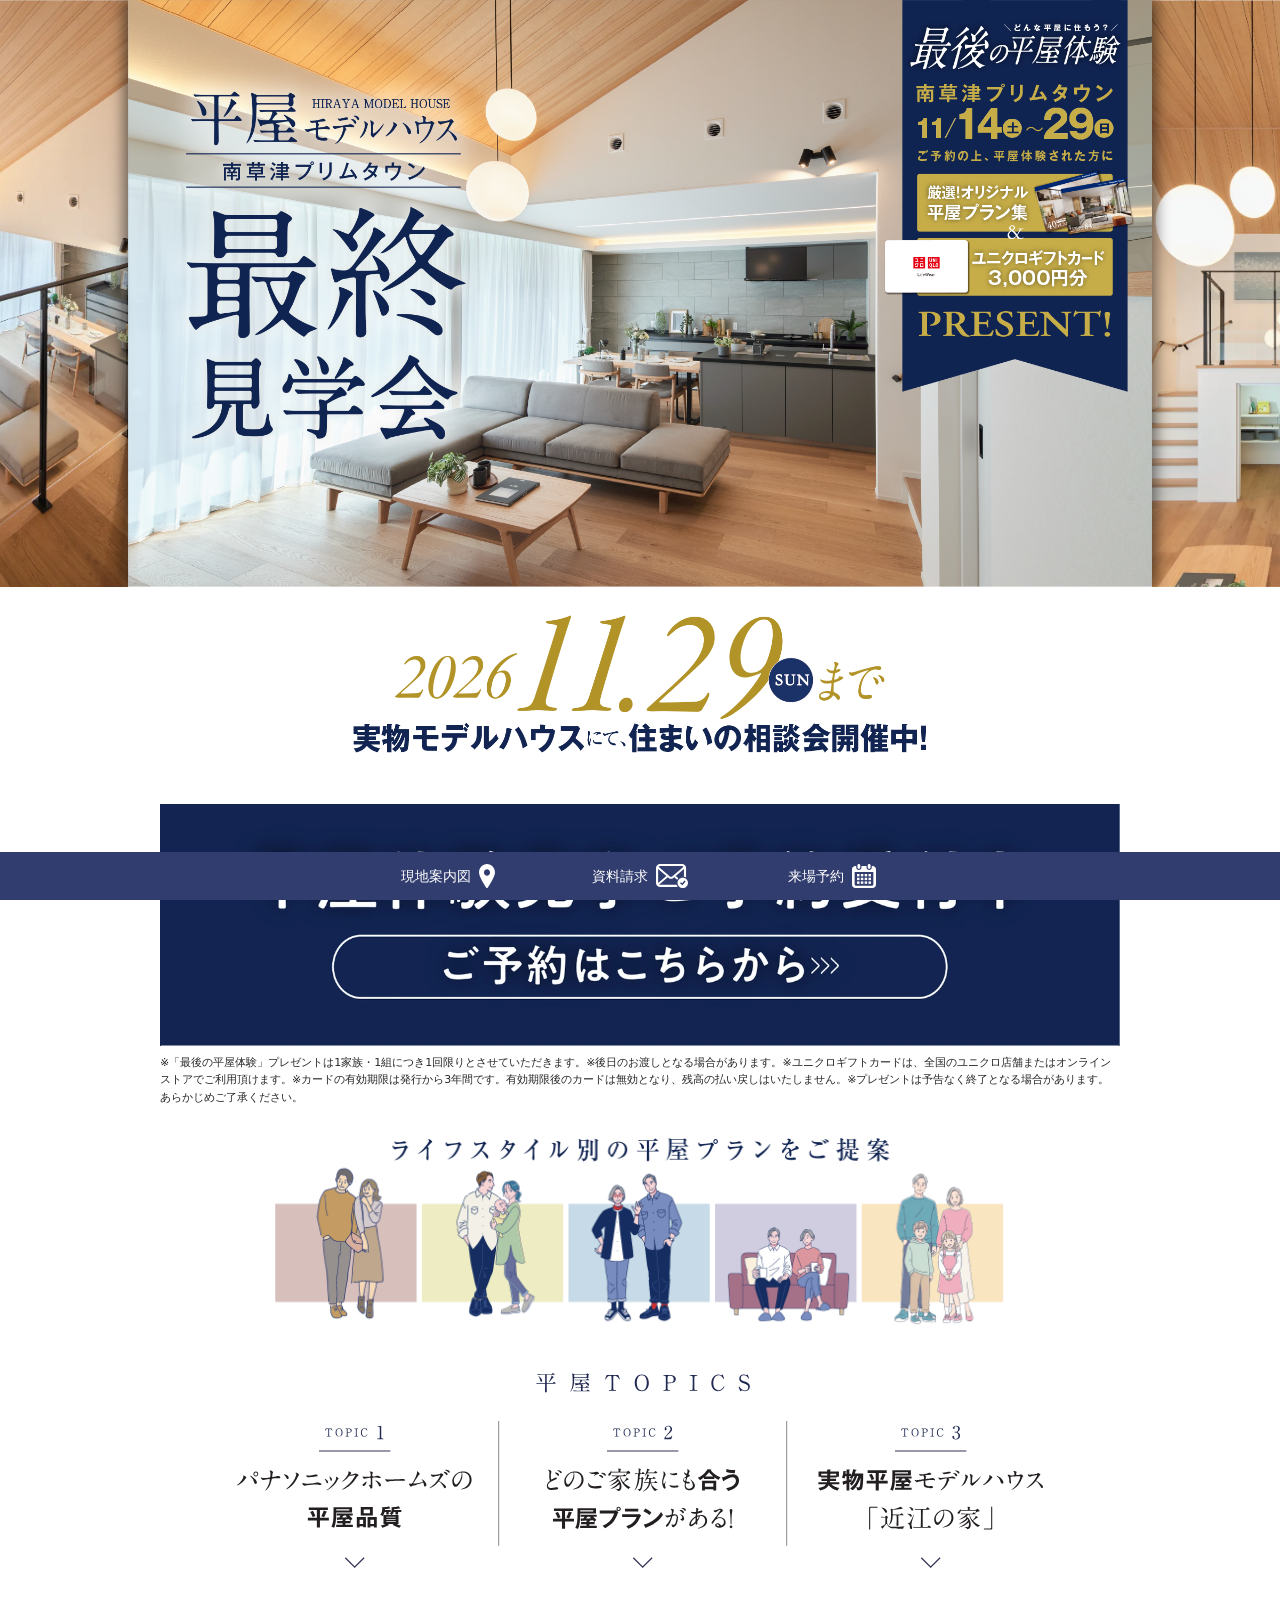
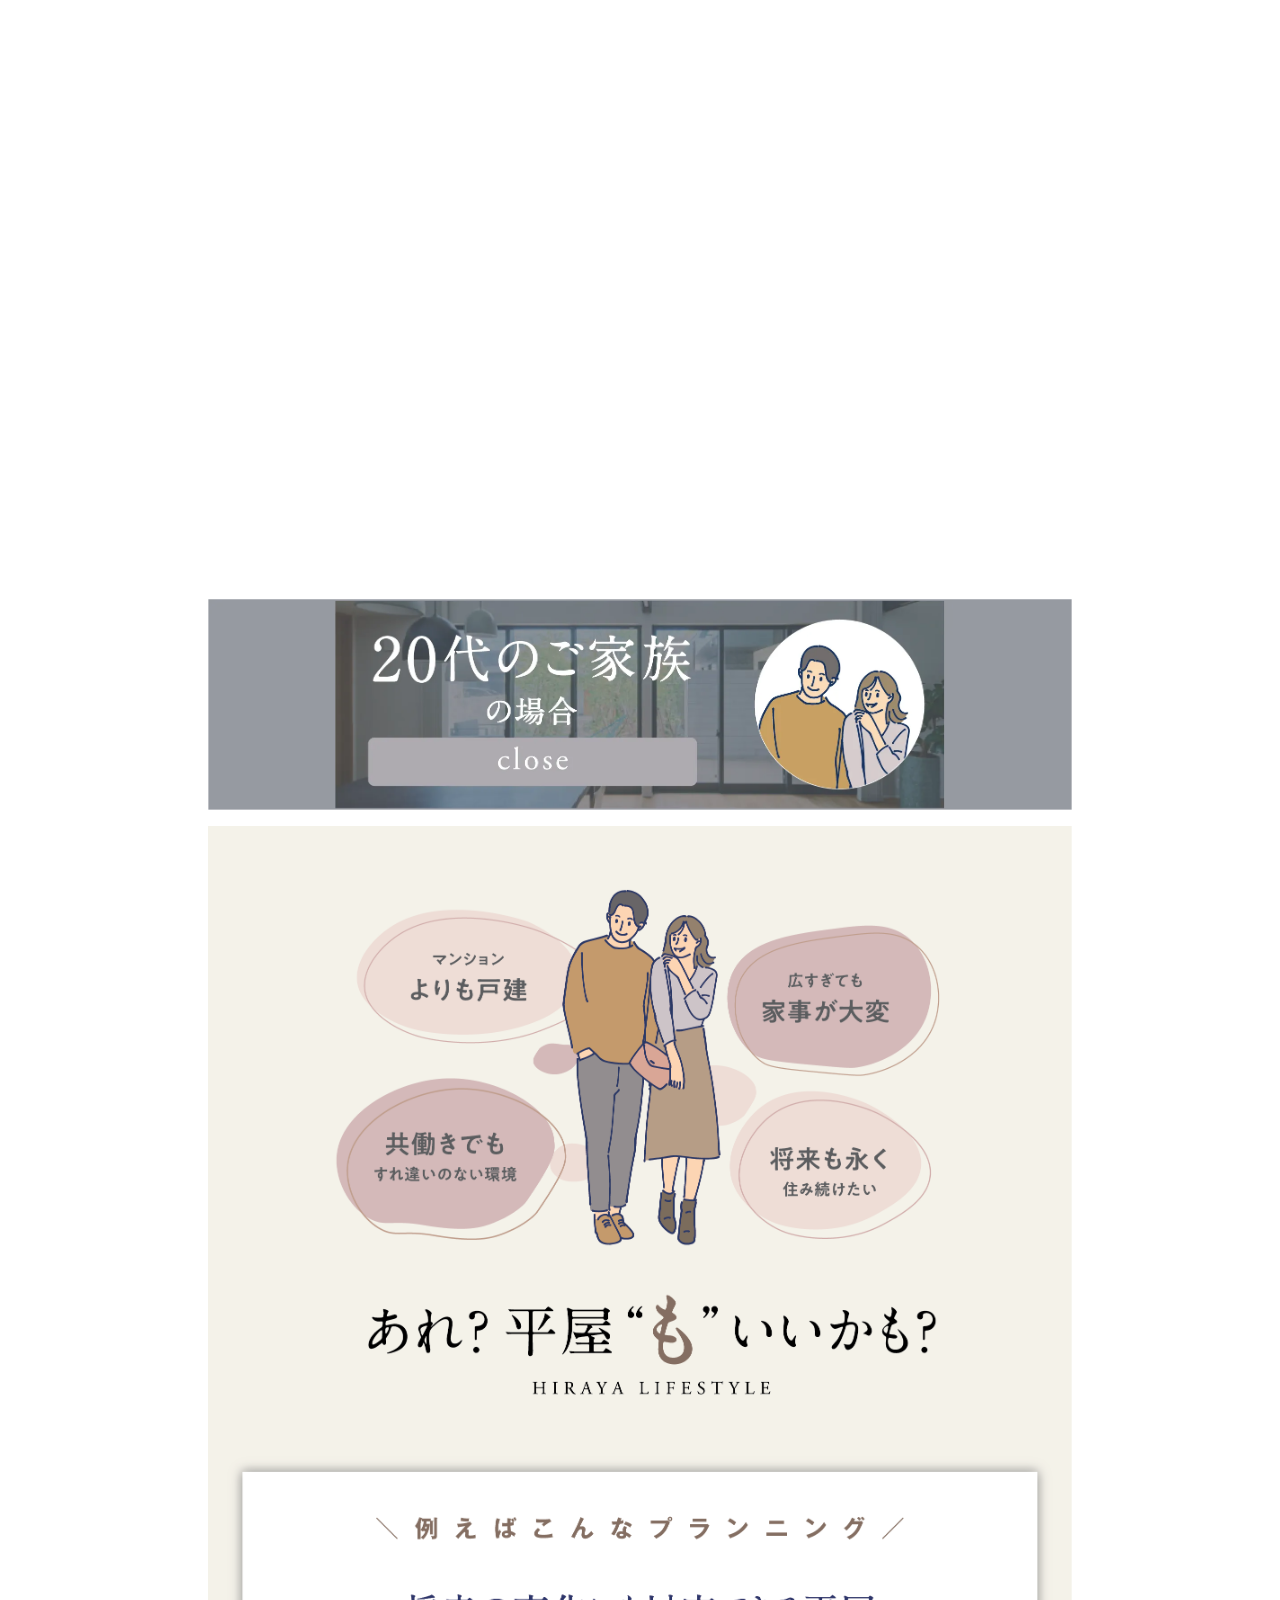
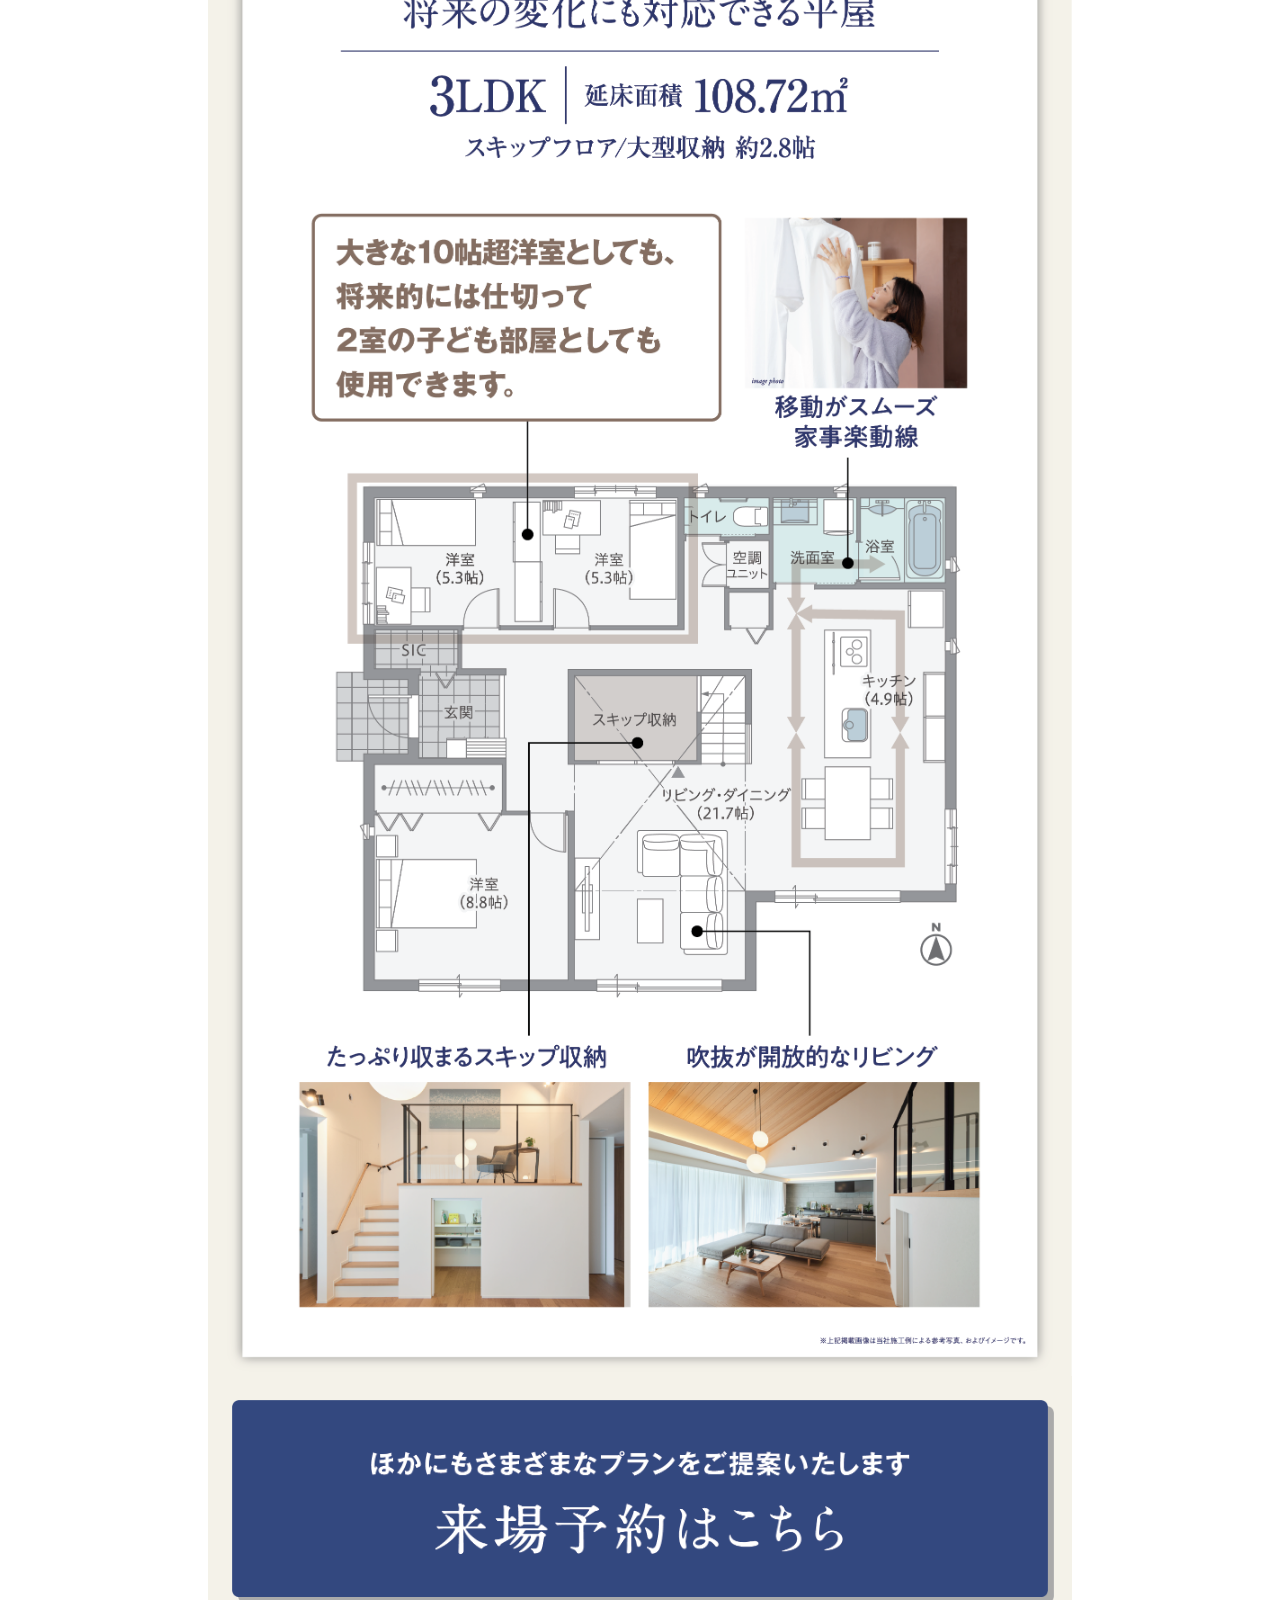
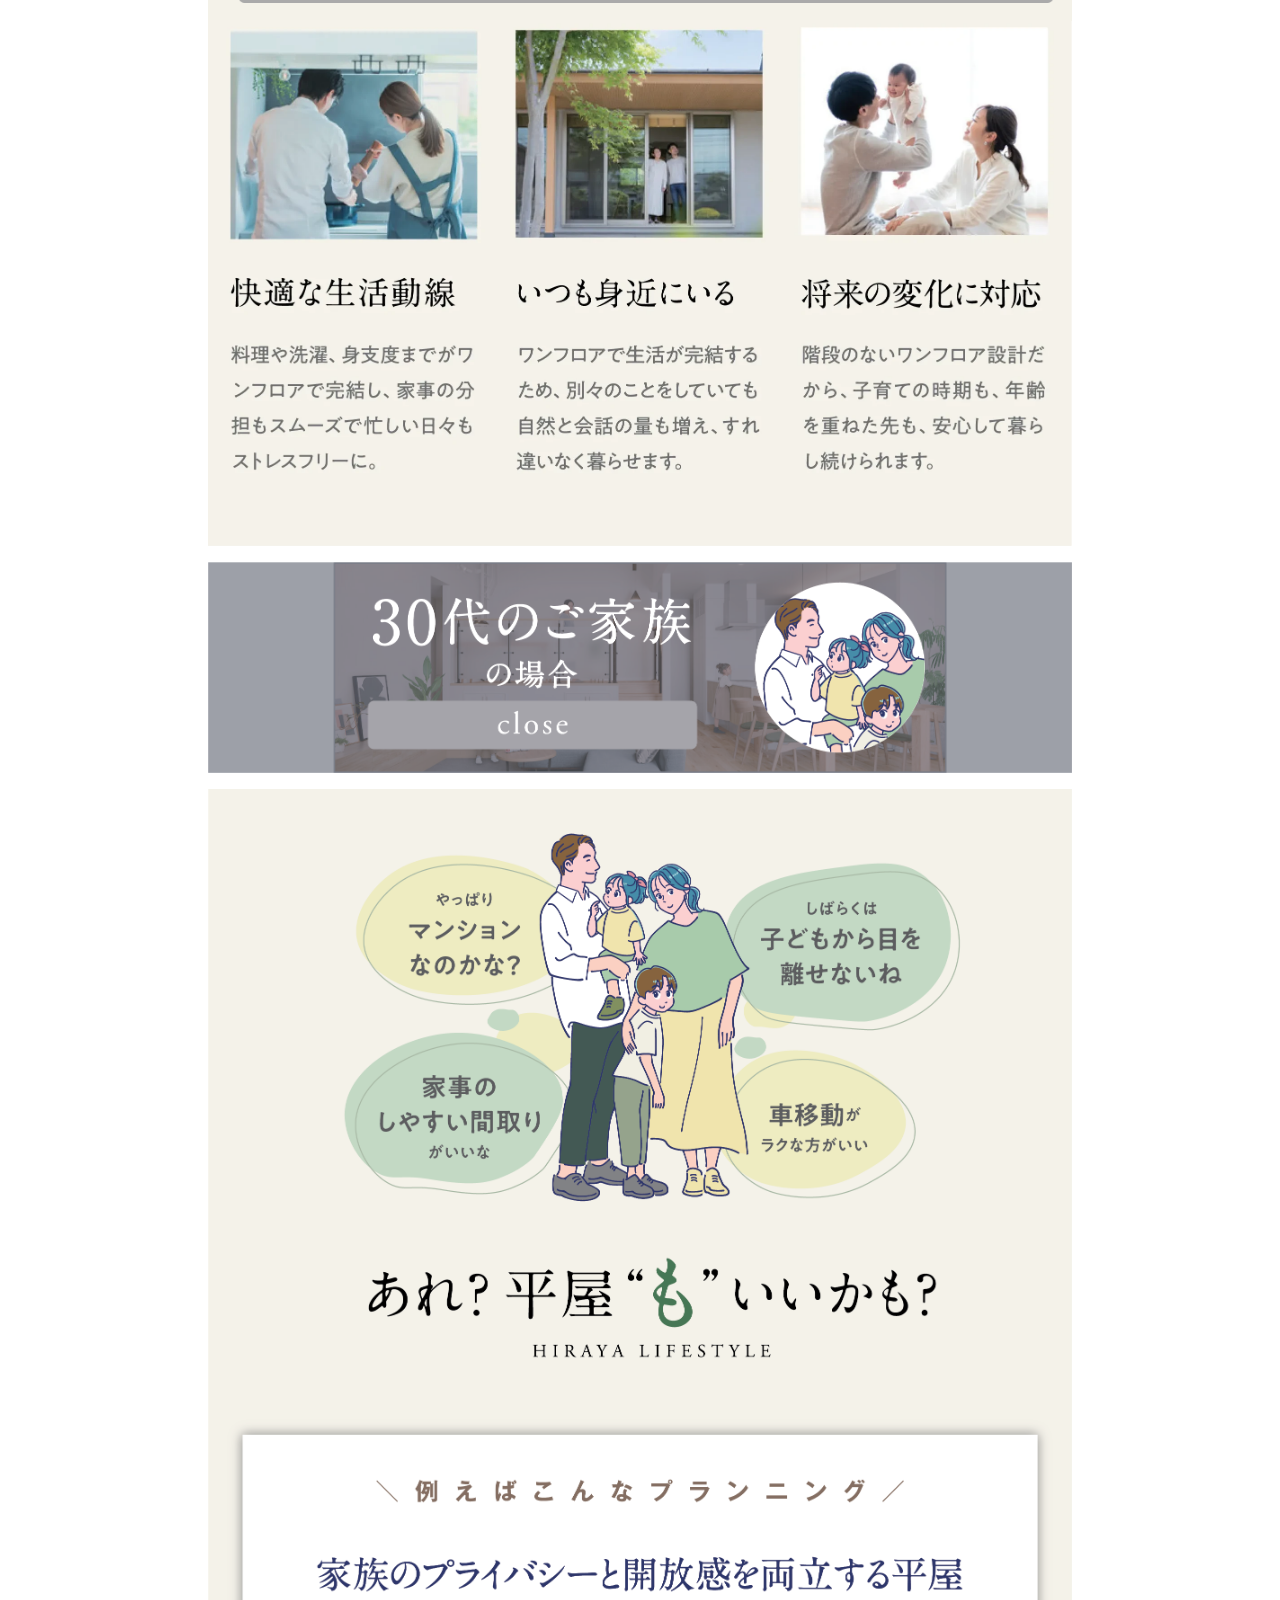
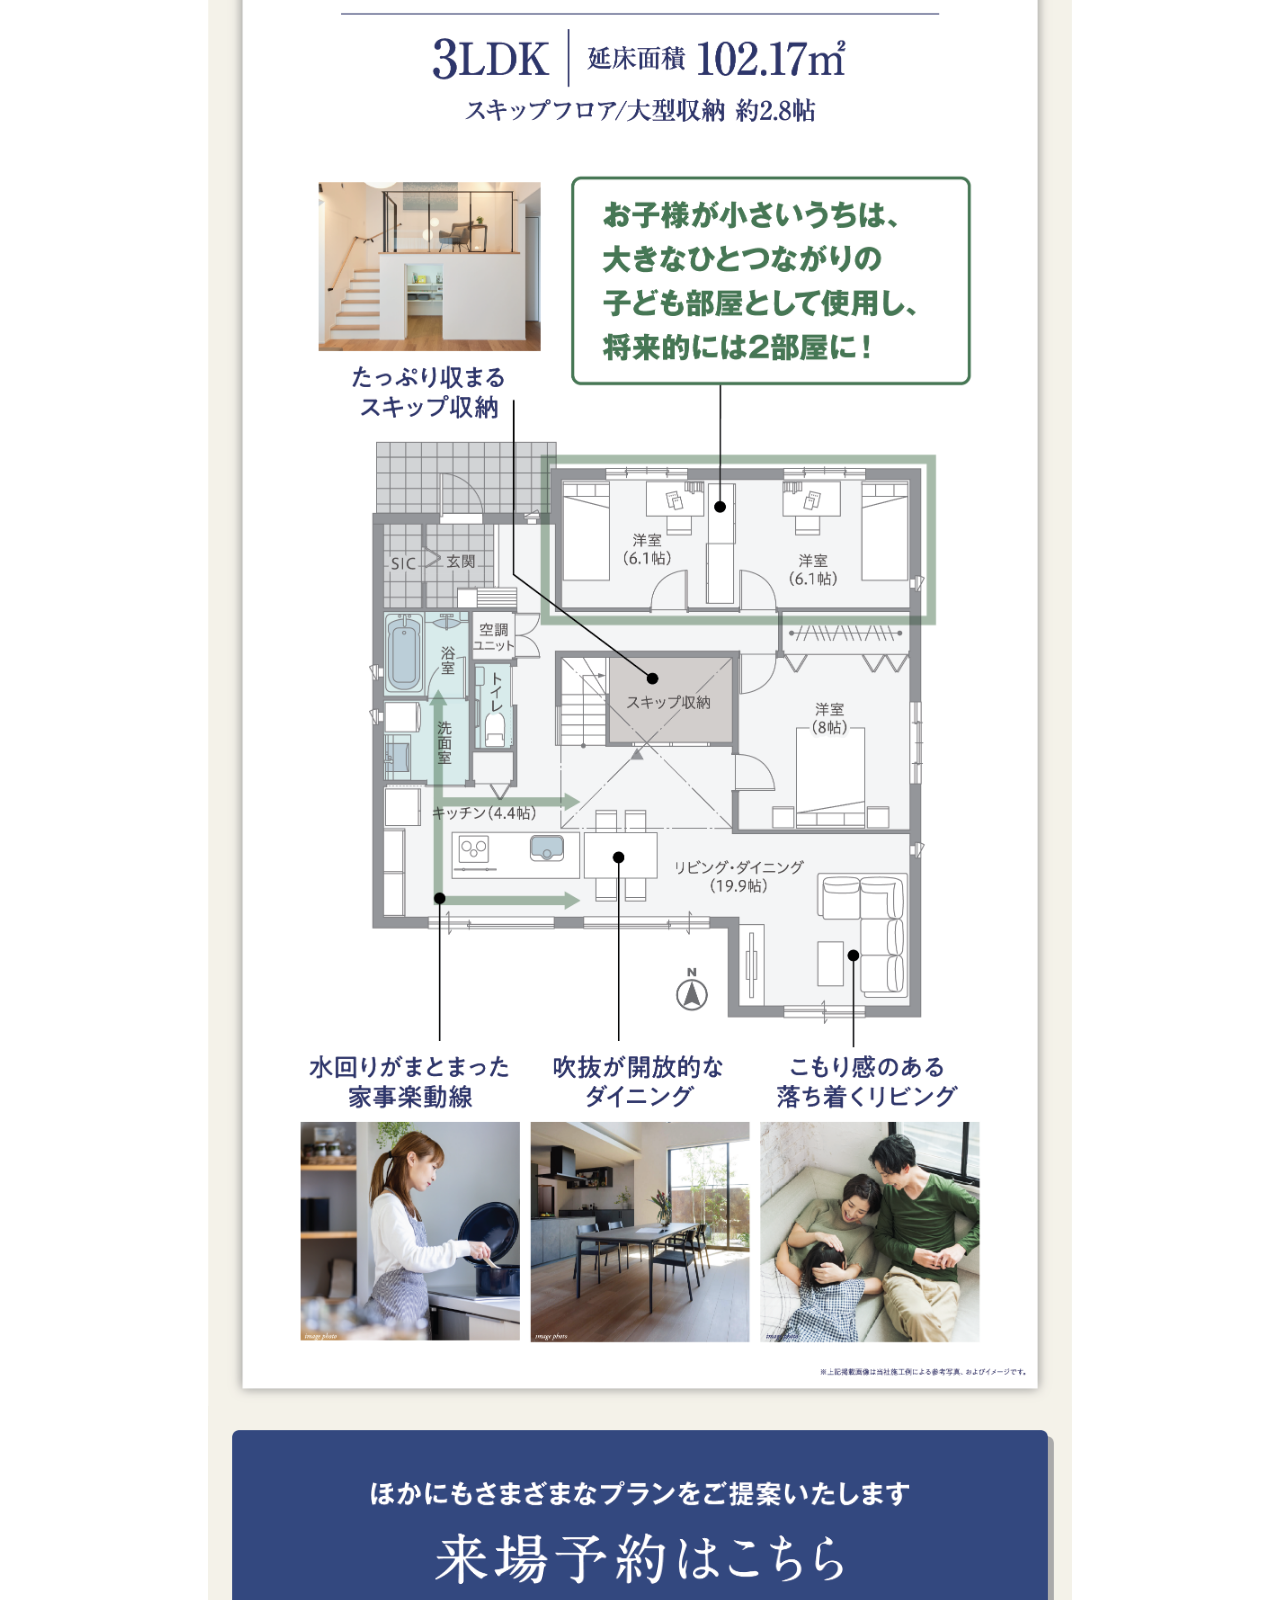
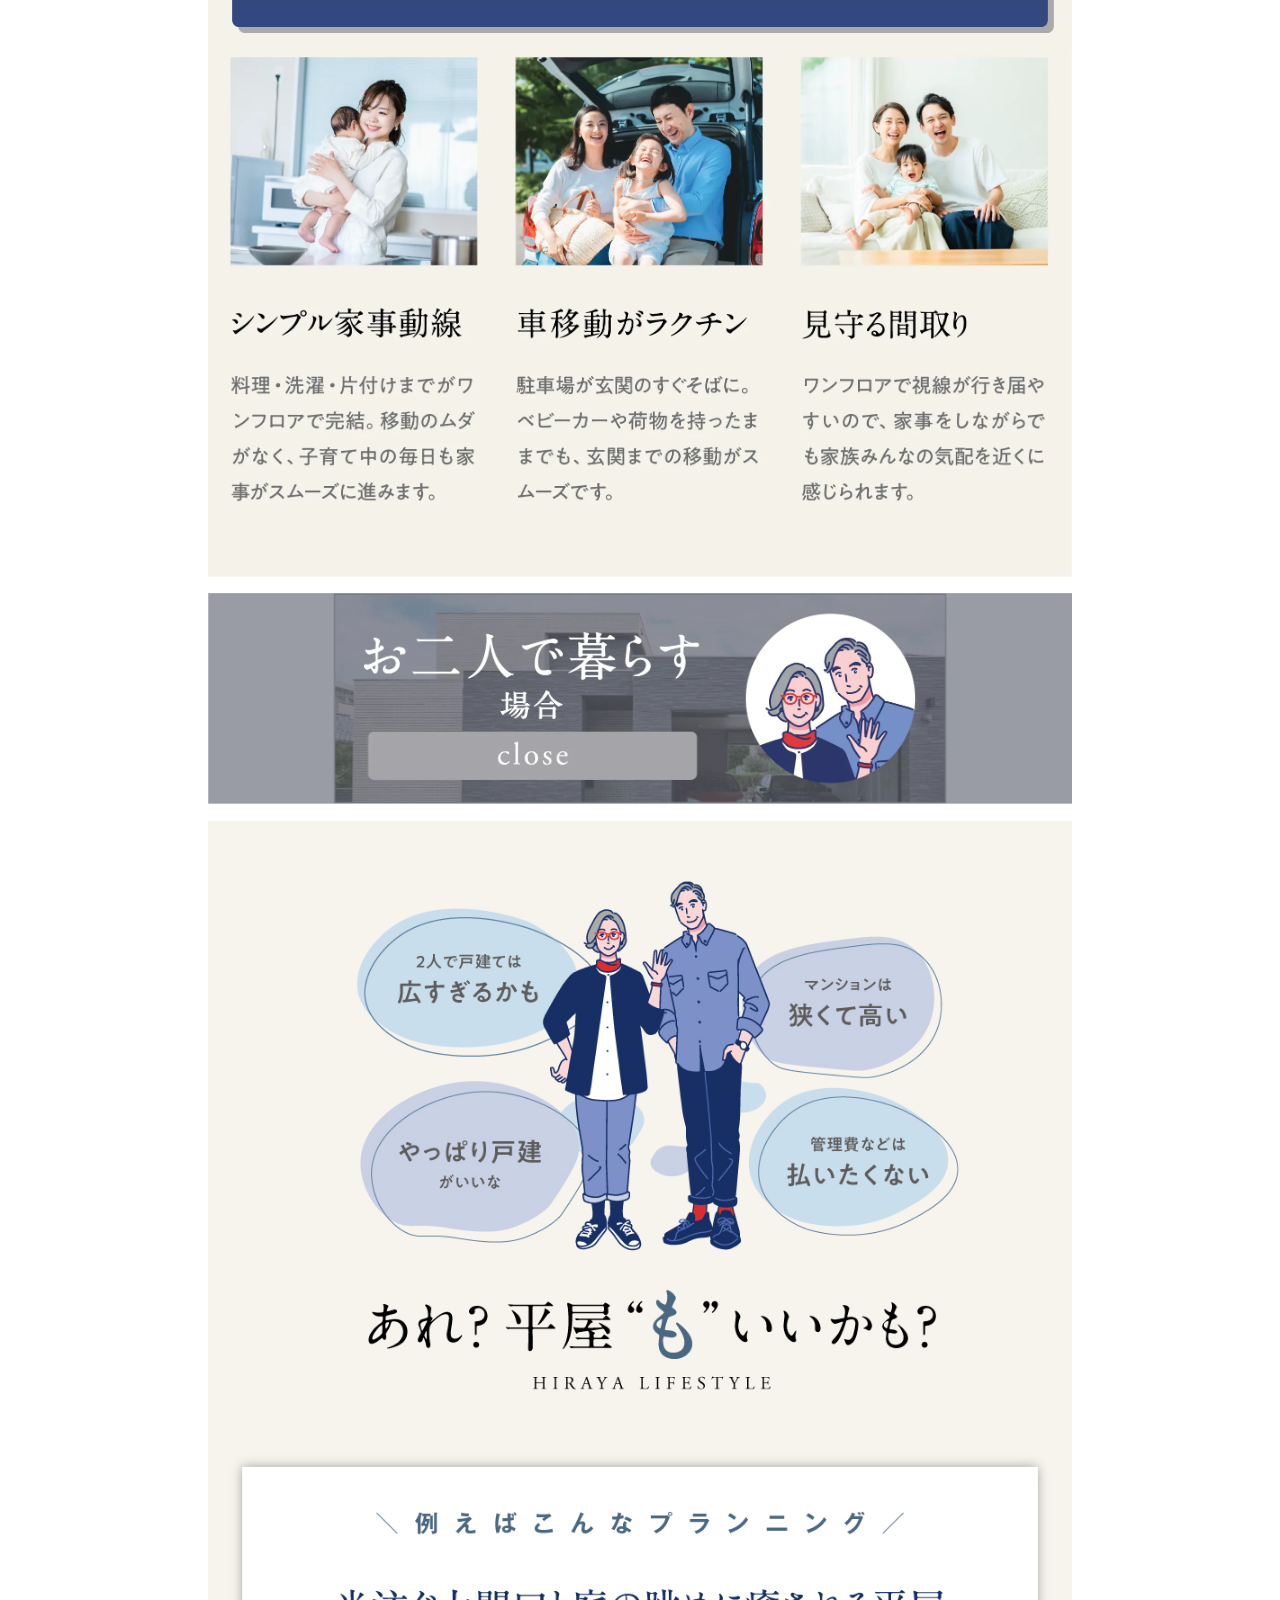
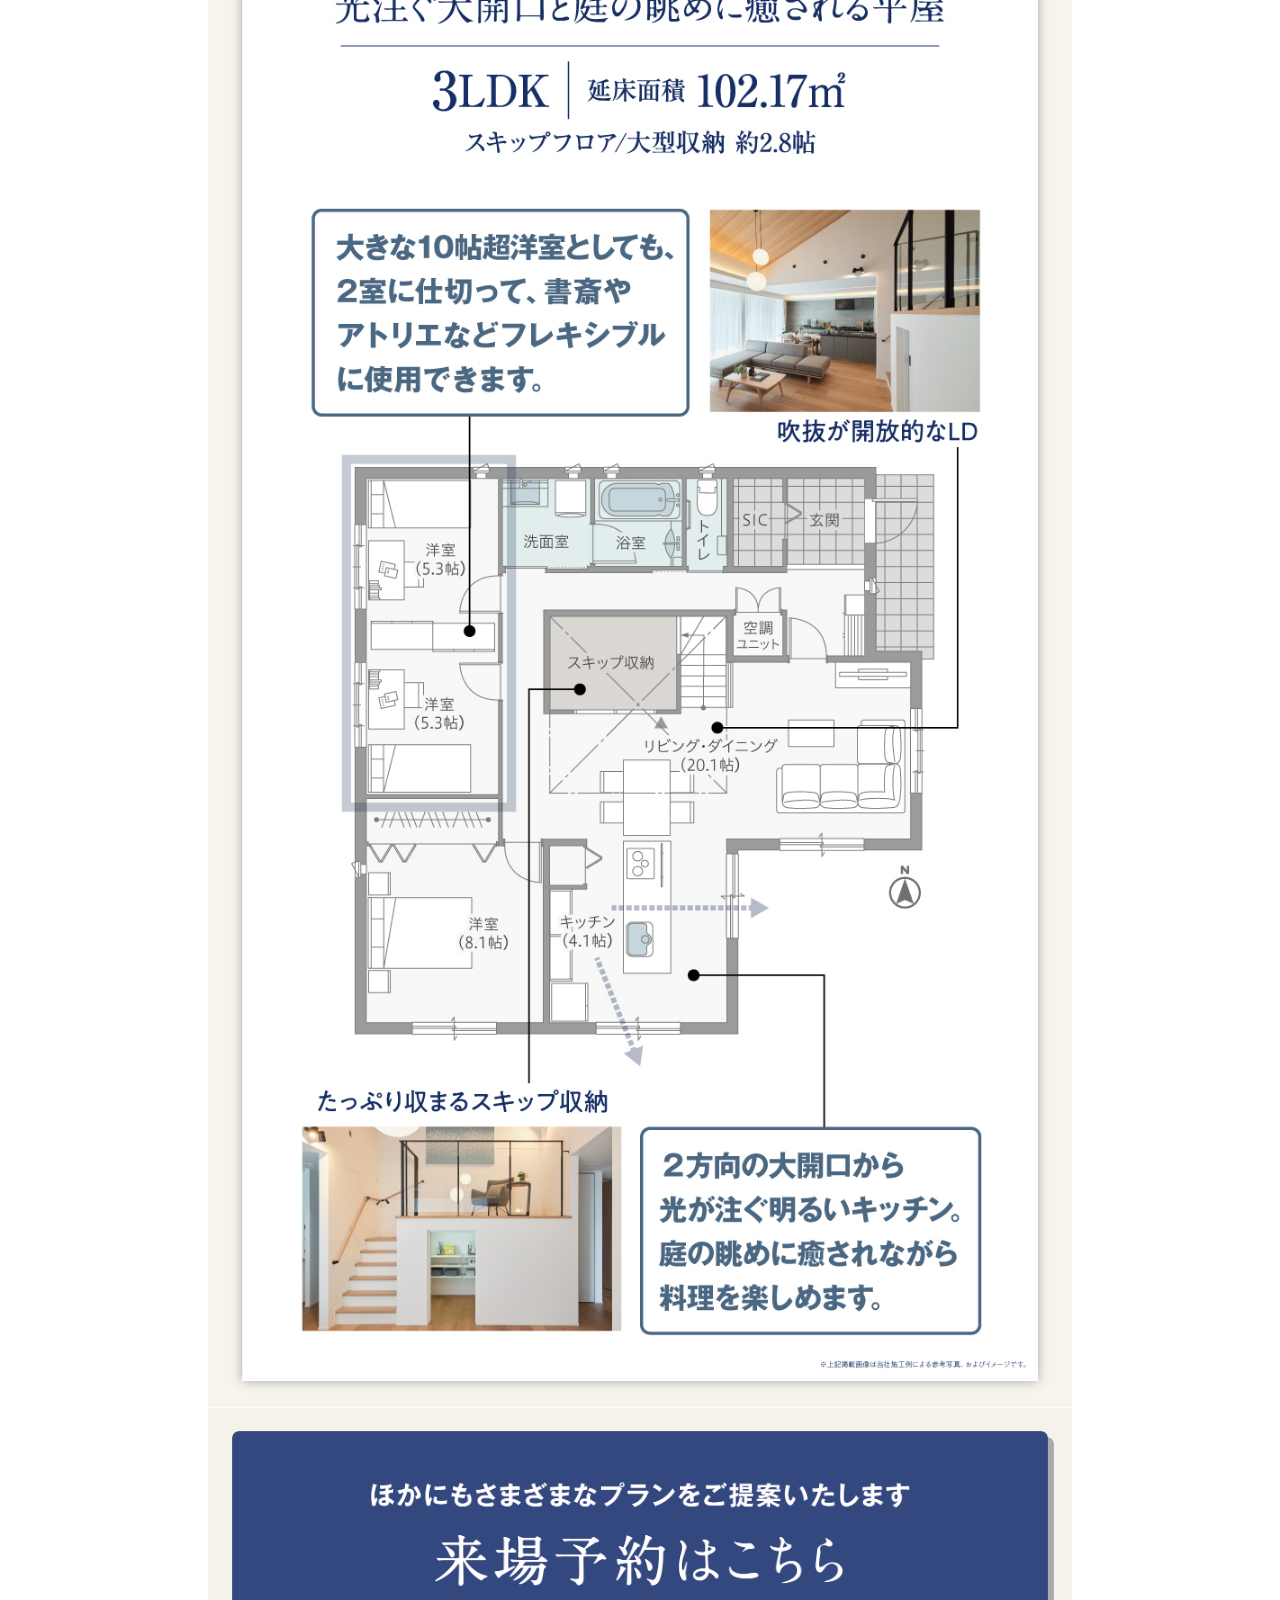
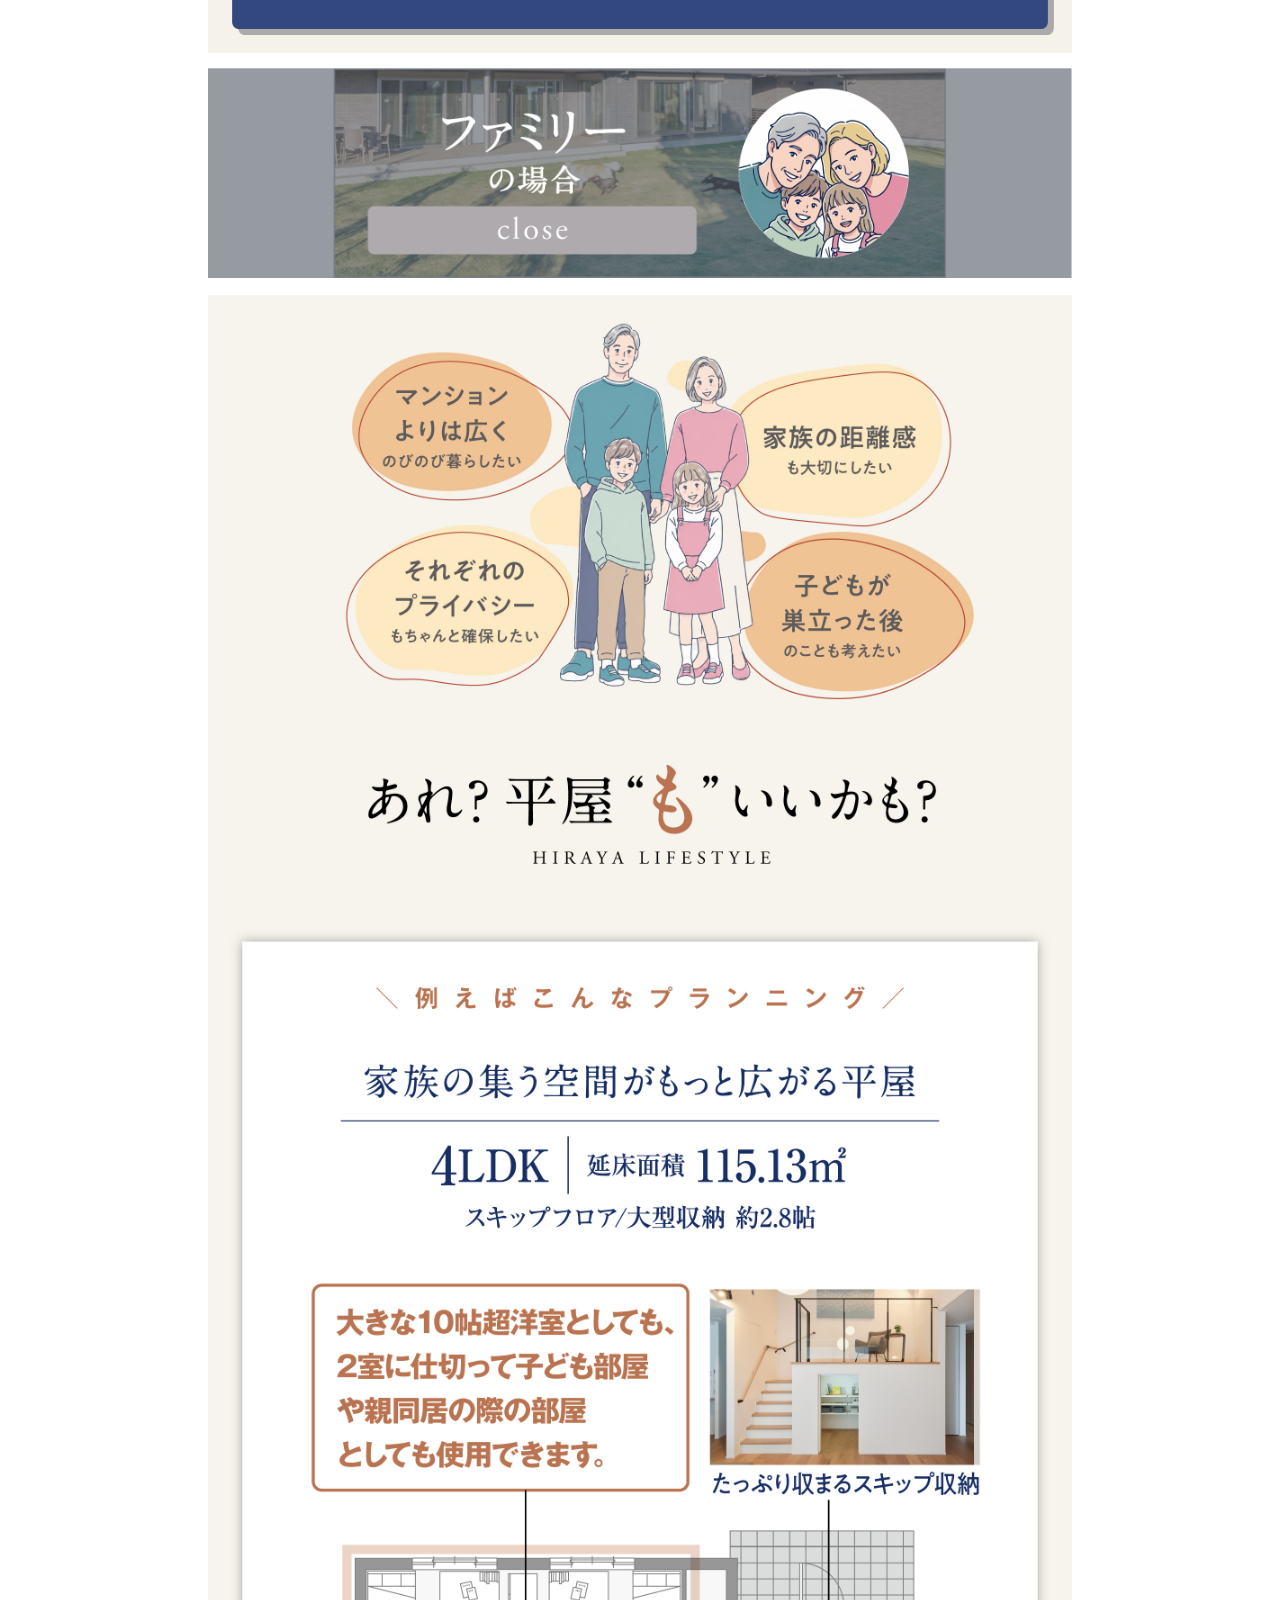
<file: index.html>
<!doctype html>
<html lang="ja">
	<head>
		<meta charset="UTF-8" />
		<meta name="viewport" content="width=device-width, initial-scale=1.0" />
		<meta name="robots" content="noindex, nofollow, noarchive" />
		<link rel="icon" href="data:," />
		<meta
			name="description"
			content="滋賀で叶える、家族にやさしい「平屋」という選択。新婚夫婦・子育て家族・ご夫婦・ペットと住む・セカンドライフまで、家族構成に合わせた平屋の可能性をご提案。街かどモデルハウス「近江の家」を公開中。実物の平屋で暮らしの相談会開催、ご予約受付中。"
		/>
		<title>【テスト・20261116】滋賀で叶える「平屋」という選択｜街かどモデルハウス 近江の家</title>


		<link rel="stylesheet" href="./_assets/styles/output.css" />
		<link rel="stylesheet" href="./_assets/styles/campaign-20261029.css?ts=261116" />
		<link href="./_assets/vendor/aos/aos.css" rel="stylesheet" />
		<script src="./_assets/vendor/aos/aos.js"></script>
		<noscript><style>[data-aos] { opacity: 1 !important; transform: none !important; }</style></noscript>
	</head>

	<body class="bg-zinc-100">
		<!-- main -->
		<main class="overflow-x-hidden max-w-360 mx-auto bg-white">
			<!-- 01 -->
			<section>
				<div class="flex overflow-y-hidden">
					<div class="max-md:hidden bg-center bg-cover flex-1" style="background-image: url(./_assets/images/sec01/hero-right.webp?ts=260514)"></div>
					<figure
						class="mx-auto max-w-5xl w-full shrink-0 relative z-10"
						style="
							box-shadow:
								-6px 0 12px #0006,
								6px 0 12px #0006;
						"
					>
						<picture>
							<source media="(min-width: 768px)" srcset="./_assets/images/sec01/hero_pc.webp?ts=261116" width="1921" height="1102" />
							<img src="./_assets/images/sec01/hero_sp.webp?ts=261116" width="1501" height="1728" alt="南草津プリムタウン 平屋モデルハウス最終見学会。11月14日（土）から29日（日）まで、ご予約のうえ平屋を体験された方に、オリジナル平屋プラン集とユニクロギフトカード3,000円分をプレゼント。" style="display:block;width:100%;height:auto;" fetchpriority="high" />
						</picture>
					</figure>
					<div class="max-md:hidden bg-center bg-cover flex-1" style="background-image: url(./_assets/images/sec01/hero-left.webp?ts=260514)"></div>
				</div>

				<div class="campaign-intro">
					<figure class="campaign-period">
						<img src="./_assets/images/sec01/1130made.webp?ts=261029" width="1146" height="368" alt="2026年11月29日（日）まで。実物モデルハウスにて、住まいの相談会開催中！" />
					</figure>
					<div class="campaign-booking">
						<a
							href="https://homes.panasonic.com/cgi-bin/webkytn/RC05205/input"
							target="_blank"
							aria-describedby="campaign-gift-note"
							class="flex items-center justify-center max-w-240 mx-auto hover:ring-2 ring-[#202852] ring-offset-2 transition"
						>
							<img src="./_assets/images/sec01/summer-reservation.webp?ts=260623" alt="平屋体験見学ご予約受付中 ご予約はこちらから" />
						</a>
						<p class="campaign-gift-note" id="campaign-gift-note">※「最後の平屋体験」プレゼントは1家族・1組につき1回限りとさせていただきます。※後日のお渡しとなる場合があります。※ユニクロギフトカードは、全国のユニクロ店舗またはオンラインストアでご利用頂けます。※カードの有効期限は発行から3年間です。有効期限後のカードは無効となり、残高の払い戻しはいたしません。※プレゼントは予告なく終了となる場合があります。あらかじめご了承ください。</p>
					</div>

					<figure class="campaign-lifestyle">
						<picture>
							<source media="(min-width: 768px)" srcset="./_assets/images/sec01/lifestyle_pc.webp?ts=261029" width="1500" height="410" />
							<img src="./_assets/images/sec01/lifestyle_sp.webp?ts=261029" width="1500" height="548" alt="実物モデルハウスにて、住まいの相談会開催中！ライフスタイル別の平屋プランをご提案。" />
						</picture>
					</figure>

					<div class="grid max-w-240 mx-auto" style="position: relative;">
						<figure class="col-span-full row-span-full px-[5%]">
							<picture>
								<source media="(min-width: 768px)" srcset="./_assets/images/sec01/topics_pc.svg?ts=260514" />
								<img src="./_assets/images/sec01/topics_sp.svg?ts=260514" alt="平屋TOPICS パナソニックホームズの平屋品質、どのご家族にも合う平屋プランがある、実物平屋モデルハウス 近江の家" class="w-full h-auto" />
							</picture>
						</figure>
						<div aria-hidden="false" style="position: absolute; inset: 0 5%; z-index: 10; display: grid; grid-template-columns: repeat(3, minmax(0, 1fr));">
							<a href="#topic-01" aria-label="パナソニックホームズの平屋品質" style="display: block;"></a>
							<a href="#topic-02" aria-label="どのご家族にも合う平屋プランがある" style="display: block;"></a>
							<a href="#topic-03" aria-label="実物平屋モデルハウス 近江の家" style="display: block;"></a>
						</div>
					</div>
				</div>
			</section>

			<!-- sec05 -->
			<section id="topic-01" class="my-20 md:my-24 space-y-16">
				<figure data-aos="fade-in">
					<picture>
						<source media="(min-width: 768px)" srcset="./_assets/images/sec05/image-01_pc.webp?ts=260514" />
						<img src="./_assets/images/sec05/image-01_sp.webp?ts=260514" alt="" />
					</picture>
				</figure>

				<figure data-aos="fade-in" class="max-w-4xl px-4 mx-auto">
					<picture>
						<source media="(min-width: 768px)" srcset="./_assets/images/sec05/image-02_pc.webp?ts=260514" />
						<img src="./_assets/images/sec05/image-02_sp.webp?ts=260514" alt="" />
					</picture>
				</figure>

				<figure data-aos="fade-in" class="max-w-4xl px-4 mx-auto">
					<picture>
						<source media="(min-width: 768px)" srcset="./_assets/images/sec05/image-03_pc.webp?ts=260514" />
						<img src="./_assets/images/sec05/image-03_sp.webp?ts=260514" alt="" />
					</picture>
				</figure>

				<figure data-aos="fade-in" class="max-w-4xl px-4 mx-auto">
					<picture>
						<source media="(min-width: 768px)" srcset="./_assets/images/sec05/image-04_pc.webp?ts=260514" />
						<img src="./_assets/images/sec05/image-04_sp.webp?ts=260514" alt="" />
					</picture>
				</figure>
			</section>

			<!-- sec03 -->
			<section id="topic-02" class="max-w-4xl px-4 mx-auto my-20 md:my-24 space-y-4">
				<figure class="max-w-xl mx-auto pb-12" data-aos="fade-in">
					<img src="./_assets/images/sec03/image-01.webp?ts=260514" alt="" />
				</figure>

				<!-- 新婚ご夫婦 -->
				<details class="group space-y-4" open>
					<summary class="[&::-webkit-details-marker]:hidden cursor-pointer list-none flex transition hover:opacity-80">
						<figure class="hidden group-open:flex">
							<picture>
								<source media="(min-width: 768px)" srcset="./_assets/images/sec03/button-01_close_pc.webp?ts=260514" />
								<img src="./_assets/images/sec03/button-01_close_sp.webp?ts=260514" alt="" />
							</picture>
						</figure>
						<figure class="group-open:hidden">
							<picture>
								<source media="(min-width: 768px)" srcset="./_assets/images/sec03/button-01_click_pc.webp?ts=260514" />
								<img src="./_assets/images/sec03/button-01_click_sp.webp?ts=260514" alt="" />
							</picture>
						</figure>
					</summary>
					<div>
						<figure>
							<picture>
								<source media="(min-width: 768px)" srcset="./_assets/images/sec03/image-02_a_pc.webp?ts=260514" />
								<img src="./_assets/images/sec03/image-02_a_sp.webp?ts=260514" alt="" />
							</picture>
						</figure>
						<div class="py-6 -my-px bg-[#f4f2e9] px-6">
							<a
								class="flex transition hover:opacity-70"
								style="filter: drop-shadow(6px 6px 0 #aaa)"
								href="https://homes.panasonic.com/cgi-bin/webkytn/RC05205/input"
								target="_blank"
							>
								<picture>
									<source media="(min-width: 768px)" srcset="./_assets/images/sec03/link-01_pc.webp?ts=260514" />
									<img src="./_assets/images/sec03/link-01_sp.webp?ts=260514" alt="" />
								</picture>
							</a>
						</div>
						<figure>
							<picture>
								<source media="(min-width: 768px)" srcset="./_assets/images/sec03/image-02_b_pc.webp?ts=260514" />
								<img src="./_assets/images/sec03/image-02_b_sp.webp?ts=260514" alt="" />
							</picture>
						</figure>
					</div>
				</details>

				<!-- 子育て家族 -->
				<details class="group space-y-4" open>
					<summary class="[&::-webkit-details-marker]:hidden cursor-pointer list-none flex transition hover:opacity-80">
						<figure class="hidden group-open:flex">
							<picture>
								<source media="(min-width: 768px)" srcset="./_assets/images/sec03/button-02_close_pc.webp?ts=260514" />
								<img src="./_assets/images/sec03/button-02_close_sp.webp?ts=260514" alt="" />
							</picture>
						</figure>
						<figure class="group-open:hidden">
							<picture>
								<source media="(min-width: 768px)" srcset="./_assets/images/sec03/button-02_click_pc.webp?ts=260514" />
								<img src="./_assets/images/sec03/button-02_click_sp.webp?ts=260514" alt="" />
							</picture>
						</figure>
					</summary>
					<div>
						<figure>
							<picture>
								<source media="(min-width: 768px)" srcset="./_assets/images/sec03/image-03_a_pc.webp?ts=260514" />
								<img src="./_assets/images/sec03/image-03_a_sp.webp?ts=260514" alt="" />
							</picture>
						</figure>
						<div class="py-6 -my-px bg-[#f4f2e9] px-6">
							<a
								class="flex transition hover:opacity-70"
								style="filter: drop-shadow(6px 6px 0 #aaa)"
								href="https://homes.panasonic.com/cgi-bin/webkytn/RC05205/input"
								target="_blank"
							>
								<picture>
									<source media="(min-width: 768px)" srcset="./_assets/images/sec03/link-01_pc.webp?ts=260514" />
									<img src="./_assets/images/sec03/link-01_sp.webp?ts=260514" alt="" />
								</picture>
							</a>
						</div>
						<figure>
							<picture>
								<source media="(min-width: 768px)" srcset="./_assets/images/sec03/image-03_b_pc.webp?ts=260514" />
								<img src="./_assets/images/sec03/image-03_b_sp.webp?ts=260514" alt="" />
							</picture>
						</figure>
					</div>
				</details>

				<!-- お二人で暮らす -->
				<details class="group space-y-4" open>
					<summary class="[&::-webkit-details-marker]:hidden cursor-pointer list-none flex transition hover:opacity-80">
						<figure class="hidden group-open:flex">
							<picture>
								<source media="(min-width: 768px)" srcset="./_assets/images/sec03/button-03_close_pc.webp?ts=260623" />
								<img src="./_assets/images/sec03/button-03_close_sp.webp?ts=260623" alt="お二人で暮らす場合 close" />
							</picture>
						</figure>
						<figure class="group-open:hidden">
							<picture>
								<source media="(min-width: 768px)" srcset="./_assets/images/sec03/button-03_click_pc.webp?ts=260623" />
								<img src="./_assets/images/sec03/button-03_click_sp.webp?ts=260623" alt="お二人で暮らす場合 click" />
							</picture>
						</figure>
					</summary>
					<div>
						<figure>
							<picture>
								<source media="(min-width: 768px)" srcset="./_assets/images/sec03/case-couple-body_pc.webp?ts=260623" />
								<img src="./_assets/images/sec03/case-couple-body_sp.webp?ts=260623" alt="お二人で暮らす場合 光注ぐ大開口と眺めに癒される平屋" />
							</picture>
						</figure>
						<div class="py-6 -my-px bg-[#f4f2e9] px-6">
							<a
								class="flex transition hover:opacity-70"
								style="filter: drop-shadow(6px 6px 0 #aaa)"
								href="https://homes.panasonic.com/cgi-bin/webkytn/RC05205/input"
								target="_blank"
							>
								<picture>
	<source media="(min-width: 768px)" srcset="./_assets/images/sec03/link-01_pc.webp?ts=260514" />
	<img src="./_assets/images/sec03/link-01_sp.webp?ts=260514" alt="" />
</picture>
							</a>
						</div>
					</div>
				</details>

				<!-- ファミリー -->
				<details class="group space-y-4" open>
					<summary class="[&::-webkit-details-marker]:hidden cursor-pointer list-none flex transition hover:opacity-80">
						<figure class="hidden group-open:flex">
							<picture>
								<source media="(min-width: 768px)" srcset="./_assets/images/sec03/button-04_close_pc.webp?ts=260623" />
								<img src="./_assets/images/sec03/button-04_close_sp.webp?ts=260623" alt="ファミリーの場合 close" />
							</picture>
						</figure>
						<figure class="group-open:hidden">
							<picture>
								<source media="(min-width: 768px)" srcset="./_assets/images/sec03/button-04_click_pc.webp?ts=260623" />
								<img src="./_assets/images/sec03/button-04_click_sp.webp?ts=260623" alt="ファミリーの場合 click" />
							</picture>
						</figure>
					</summary>
					<div>
						<figure>
							<picture>
								<source media="(min-width: 768px)" srcset="./_assets/images/sec03/case-family-body_pc.webp?ts=260623" />
								<img src="./_assets/images/sec03/case-family-body_sp.webp?ts=260623" alt="ファミリーの場合 家族の集う空間がもっと広がる平屋" />
							</picture>
						</figure>
						<div class="py-6 -my-px bg-[#f4f2e9] px-6">
							<a
								class="flex transition hover:opacity-70"
								style="filter: drop-shadow(6px 6px 0 #aaa)"
								href="https://homes.panasonic.com/cgi-bin/webkytn/RC05205/input"
								target="_blank"
							>
								<picture>
	<source media="(min-width: 768px)" srcset="./_assets/images/sec03/link-01_pc.webp?ts=260514" />
	<img src="./_assets/images/sec03/link-01_sp.webp?ts=260514" alt="" />
</picture>
							</a>
						</div>
					</div>
				</details>

				<!-- セカンドライフ -->
				<details class="group space-y-4" open>
					<summary class="[&::-webkit-details-marker]:hidden cursor-pointer list-none flex transition hover:opacity-80">
						<figure class="hidden group-open:flex">
							<picture>
								<source media="(min-width: 768px)" srcset="./_assets/images/sec03/button-05_close_pc.webp?ts=260623" />
								<img src="./_assets/images/sec03/button-05_close_sp.webp?ts=260623" alt="セカンドライフの場合 close" />
							</picture>
						</figure>
						<figure class="group-open:hidden">
							<picture>
								<source media="(min-width: 768px)" srcset="./_assets/images/sec03/button-05_click_pc.webp?ts=260623" />
								<img src="./_assets/images/sec03/button-05_click_sp.webp?ts=260623" alt="セカンドライフの場合 click" />
							</picture>
						</figure>
					</summary>
					<div>
						<figure>
							<picture>
								<source media="(min-width: 768px)" srcset="./_assets/images/sec03/case-secondlife-body_pc.webp?ts=260623" />
								<img src="./_assets/images/sec03/case-secondlife-body_sp.webp?ts=260623" alt="セカンドライフの場合 内と外をつなげ自然を取り込む平屋" />
							</picture>
						</figure>
						<div class="py-6 -my-px bg-[#f4f2e9] px-6">
							<a
								class="flex transition hover:opacity-70"
								style="filter: drop-shadow(6px 6px 0 #aaa)"
								href="https://homes.panasonic.com/cgi-bin/webkytn/RC05205/input"
								target="_blank"
							>
								<picture>
	<source media="(min-width: 768px)" srcset="./_assets/images/sec03/link-01_pc.webp?ts=260514" />
	<img src="./_assets/images/sec03/link-01_sp.webp?ts=260514" alt="" />
</picture>
							</a>
						</div>
					</div>
				</details>

				<div class="space-y-6 max-w-4xl px-4 mx-auto pt-8">
					<figure data-aos="fade-in">
						<picture>
							<source media="(min-width: 768px)" srcset="./_assets/images/sec03/image-07_pc.webp?ts=260514" />
							<img src="./_assets/images/sec03/image-07_sp.webp?ts=260514" alt="" />
						</picture>
					</figure>
					<a
						href="https://homes.panasonic.com/cgi-bin/webkytn/RC05205/input"
						target="_blank"
						class="flex items-center justify-center max-w-240 py-3 md:py-6 mx-auto bg-[#33487f] rounded-lg hover:opacity-70 transition"
						style="filter: drop-shadow(6px 6px 0 #aaa)"
					>
						<figure class="mx-auto w-4/5 max-w-md">
							<img src="./_assets/images/sec03/reservation.svg?ts=260514" alt="" />
						</figure>
					</a>
				</div>
			</section>

			<!-- sec06 -->
			<section class="my-20 md:my-24 space-y-6">
				<figure data-aos="fade-in" class="mx-auto max-w-2xl w-3/5">
					<img src="./_assets/images/sec06/image-01.webp?ts=260514" alt="" />
				</figure>

				<div class="max-w-4xl mx-auto -mb-6 pt-6">
					<figure class="" data-aos="fade-in">
						<img src="./_assets/images/sec06/image-02.webp?ts=260514" alt="" />
					</figure>
				</div>

				<div class="space-y-16 max-w-4xl px-5 py-12 mx-auto bg-[#e7e7e0]">
					<figure data-aos="fade-in">
						<img src="./_assets/images/sec06/image-03.webp?ts=260514" alt="" />
					</figure>

					<figure data-aos="fade-in" class="mx-auto w-6/7">
						<img src="./_assets/images/sec06/image-04.webp?ts=260514" alt="" />
					</figure>

					<figure data-aos="fade-in">
						<img src="./_assets/images/sec06/image-05.webp?ts=260514" alt="" />
					</figure>

					<div data-aos="fade-in">
						<a
							class="flex transition hover:opacity-70"
							style="filter: drop-shadow(6px 6px 0 #aaa)"
							href="https://homes.panasonic.com/cgi-bin/webkytn/RC05205/input"
							target="_blank"
						>
							<img src="./_assets/images/sec06/link-01.webp?ts=260514" alt="" />
						</a>
					</div>

					<div class="relative" data-aos="fade-in">
						<figure>
							<img src="./_assets/images/sec06/image-06.webp?ts=260514" alt="" />
						</figure>
						<a
							class="flex absolute bottom-[3%] right-2 w-[31.5%] hover:opacity-70 transition"
							style="filter: drop-shadow(6px 6px 0 #aaa)"
							href="https://www.google.com/maps/search/?api=1&query=34.99868894774493,135.94258057096255"
							target="_blank"
						>
							<img class="" src="./_assets/images/sec06/link-02.webp?ts=260514" alt="" />
						</a>
					</div>
				</div>
			</section>

			<!-- sec04 -->
			<section id="topic-03" class="my-20 md:my-24 space-y-16">
				<figure data-aos="fade-in">
					<picture>
						<source media="(min-width: 768px)" srcset="./_assets/images/sec04/image-02_pc.webp?ts=260514" />
						<img src="./_assets/images/sec04/image-02_sp.webp?ts=260514" alt="" />
					</picture>
				</figure>

				<figure data-aos="fade-in" class="max-w-4xl px-4 mx-auto">
					<picture>
						<source media="(min-width: 768px)" srcset="./_assets/images/sec04/image-03_pc.webp?ts=260514" />
						<img src="./_assets/images/sec04/image-03_sp.webp?ts=260514" alt="" />
					</picture>
				</figure>

				<figure data-aos="fade-in" class="max-w-4xl px-4 mx-auto">
					<picture>
						<source media="(min-width: 768px)" srcset="./_assets/images/sec04/image-04_pc.webp?ts=260514" />
						<img src="./_assets/images/sec04/image-04_sp.webp?ts=260514" alt="" />
					</picture>
				</figure>

				<div class="-space-y-1 max-w-4xl px-4 mx-auto">
					<figure data-aos="fade-in" class="w-4/5 mx-auto">
						<picture>
							<source media="(min-width: 768px)" srcset="./_assets/images/sec04/image-05_pc.webp?ts=260514" />
							<img src="./_assets/images/sec04/image-05_sp.webp?ts=260514" alt="" />
						</picture>
					</figure>
					<div data-aos="fade-in">
						<a
							class="flex transition hover:opacity-80"
							style="filter: drop-shadow(6px 6px 0 #aaa)"
							href="https://homes.panasonic.com/cgi-bin/webkytn/RC05205/input"
							target="_blank"
						>
							<picture>
								<source media="(min-width: 768px)" srcset="./_assets/images/sec04/link-02_pc.webp?ts=260514" />
								<img class="" src="./_assets/images/sec04/link-02_sp.webp?ts=260514" alt="" />
							</picture>
						</a>
					</div>
				</div>

				<div class="max-w-2xl mx-auto px-4 py-12">
					<figure data-aos="fade-in" class="mx-auto">
						<img src="./_assets/images/sec06/image-07.webp?ts=260514" alt="" />
					</figure>
					<div class="px-4 py-12 bg-[#f6f5ec]">
						<a
							class="flex group"
							style="filter: drop-shadow(6px 6px 0 #aaa)"
							href="https://homes.panasonic.com/cgi-bin/webkytn/S300001S/input "
							target="_blank"
						>
							<img class="group-hover:opacity-80 transition" src="./_assets/images/sec06/link-03.webp?ts=260514" alt="" />
						</a>
					</div>
				</div>
			</section>
		</main>

		<!-- footer -->
		<footer class="mt-20 pb-12">
			<div class="px-4 py-8 text-[#67686b]">
				<div class="flex justify-center items-center gap-2 max-md:flex-col">
					<p class="text-xs">事業主</p>
					<figure>
						<img src="./_assets/images/shared/logo-panahome-shiga.svg?ts=260514" class="h-6" alt="" />
					</figure>
				</div>
			</div>

			<div class="bg-[#edeae3] text-[#67686b] py-8 px-4 flex flex-col justify-center items-center gap-4">
				<p>お問い合わせは「大津展示場」</p>
				<a href="tel:0120-8746-53">
					<figure>
						<img src="./_assets/images/shared/phone.svg?ts=260514" class="h-7 w-auto" alt="" />
					</figure>
				</a>
				<p>営業時間／10：00〜18:00（火曜水曜定休）</p>
			</div>

			<div class="px-4 py-8 text-[#67686b] flex justify-center items-center gap-4 max-md:flex-col">
				<figure>
					<img src="./_assets/images/shared/logo_plt_1.webp?ts=260514" alt="" class="w-auto h-7" />
				</figure>
				<div class="md:border-r md:pr-4">
					<p class="text-xs tracking-wide">
						パナソニック ホームズは、未来志向のまちづくりと豊かな地域社会の実現を目指す<br />
						プライム ライフテクノロジーズ株式会社(PLT)のグループ会社です。
					</p>
				</div>
				<figure class="max-md:hidden">
					<img src="./_assets/images/shared/logo_plt_2.webp?ts=260514" alt="" class="w-auto h-4" />
				</figure>
			</div>

			<div class="bg-[#edeae3] text-[#67686b] pt-2 pb-8 px-4 space-y-3">
				<a href="#" class="flex w-full justify-center flex-col items-center gap-1">
					<svg xmlns="http://www.w3.org/2000/svg" width="14.83" height="8.016">
						<path fill="none" stroke="#67686b" stroke-miterlimit="10" stroke-width=".85" d="M.301 7.716 7.415.601l7.114 7.115" />
					</svg>
					<span class="text-xs">ページの先頭へ</span>
				</a>
				<p class="text-center text-xs">© Panasonic Homes Co., Ltd.</p>
				<ul class="text-xs flex divide-x justify-center *:px-2 flex-wrap gap-y-1">
					<li><a href="https://homes.panasonic.com/sitemap/" target="_blank">サイトマップ</a></li>
					<li><a href="https://homes.panasonic.com/company/sitepolicy/" target="_blank">サイトのご利用にあたって</a></li>
					<li><a href="https://homes.panasonic.com/company/privacy/" target="_blank">個人情報保護方針</a></li>
					<li><a href="https://homes.panasonic.com/" target="_blank">パナソニック</a> ホームズ</li>
				</ul>
			</div>
		</footer>

		<!-- bottom menu -->
		<div class="fixed bg-[#313d6f] bottom-0 inset-x-0 w-full z-100">
			<ul class="flex justify-center mx-auto max-w-xl max-md:divide-x divide-white">
				<li class="w-full">
					<a
						href="https://www.google.com/maps/search/?api=1&query=34.99868894774493,135.94258057096255 "
						class="flex items-center justify-center gap-2 px-4 py-3 hover:bg-white/10 transition max-md:flex-col-reverse max-md:bg-white/70"
						target="_blank"
					>
						<span class="text-white max-md:text-[#313d6f] text-xs md:text-sm">現地案内図</span>
						<figure>
							<picture>
								<source media="(min-width: 768px)" srcset="./_assets/images/shared/icon-pin.svg?ts=260514" />
								<img src="./_assets/images/shared/icon-pin_2.svg?ts=260514" class="w-auto h-6" alt="" />
							</picture>
						</figure>
					</a>
				</li>
				<li class="w-full">
					<a
						href="https://homes.panasonic.com/cgi-bin/webkytn/S300001S/input "
						class="flex items-center justify-center gap-2 px-4 py-3 hover:bg-white/10 transition max-md:flex-col-reverse"
						target="_blank"
					>
						<span class="text-white text-xs md:text-sm">資料請求</span>
						<figure>
							<img src="./_assets/images/shared/icon-mail.svg?ts=260514" class="w-auto h-6" alt="" />
						</figure>
					</a>
				</li>
				<li class="w-full">
					<a
						href="https://homes.panasonic.com/cgi-bin/webkytn/RC05205/input "
						class="flex items-center justify-center gap-2 px-4 py-3 hover:bg-white/10 transition max-md:flex-col-reverse"
						target="_blank"
					>
						<span class="text-white text-xs md:text-sm">来場予約</span>
						<figure>
							<img src="./_assets/images/shared/icon-calendar.svg?ts=260514" class="w-auto h-6" alt="" />
						</figure>
					</a>
				</li>
				<li class="w-full md:hidden">
					<a
						href="https://homes.panasonic.com/cgi-bin/webkytn/RC05205/input "
						class="flex items-center justify-center gap-2 px-4 py-3 hover:bg-white/10 bg-black/20 transition max-md:flex-col-reverse"
						target="_blank"
					>
						<span class="text-white text-xs md:text-sm">お電話</span>
						<figure>
							<img src="./_assets/images/shared/icon-phone.svg?ts=260514" class="w-auto h-6" alt="" />
						</figure>
					</a>
				</li>
			</ul>
		</div>

		<script>
			if (window.AOS) {
				AOS.init({ delay: 100, duration: 600 });
			} else {
				document.querySelectorAll("[data-aos]").forEach(function (element) {
					element.classList.add("aos-animate");
				});
			}
		</script>
	</body>
</html>
</file>
<file: _assets/styles/campaign-20261029.css>
/* 2026-10-29: TOP / reservation campaign image layout only. */
.campaign-intro {
	display: flex;
	flex-direction: column;
	gap: 32px;
}

.campaign-period {
	display: none;
	width: 60%;
	max-width: 576px;
	margin-inline: auto;
	overflow: hidden;
}

/* Preserve the supplied artwork and center it at 60% of the reservation width. */
.campaign-period img {
	display: block;
	width: 100%;
	max-width: 100%;
	height: auto;
}

.campaign-booking,
.campaign-lifestyle {
	width: 100%;
	max-width: 960px;
	margin-inline: auto;
}

.campaign-lifestyle img {
	display: block;
	width: 100%;
	height: auto;
}

@media (min-width: 768px) {
	.campaign-intro {
		gap: 32px;
	}

	.campaign-period {
		display: block;
	}

	.campaign-lifestyle {
		max-width: 740px;
	}
}

.campaign-booking > a {
	width: 100%;
}

.campaign-gift-note {
	margin: 8px 0 0;
	padding-inline: 5%;
	color: #262626;
	font-size: 11px;
	line-height: 1.6;
}

@media (min-width: 768px) {
	.campaign-gift-note {
		padding-inline: 0;
	}
}
</file>
<file: _assets/styles/output.css>
/*! tailwindcss v4.3.0 | MIT License | https://tailwindcss.com */
@layer properties;
@layer theme, base, components, utilities;
@layer theme {
  :root, :host {
    --font-sans: ui-sans-serif, system-ui, sans-serif, "Apple Color Emoji",
      "Segoe UI Emoji", "Segoe UI Symbol", "Noto Color Emoji";
    --font-mono: ui-monospace, SFMono-Regular, Menlo, Monaco, Consolas, "Liberation Mono",
      "Courier New", monospace;
    --color-zinc-100: oklch(96.7% 0.001 286.375);
    --color-black: #000;
    --color-white: #fff;
    --spacing: 0.25rem;
    --container-md: 28rem;
    --container-xl: 36rem;
    --container-2xl: 42rem;
    --container-4xl: 56rem;
    --container-5xl: 64rem;
    --text-xs: 0.75rem;
    --text-xs--line-height: calc(1 / 0.75);
    --text-sm: 0.875rem;
    --text-sm--line-height: calc(1.25 / 0.875);
    --tracking-wide: 0.025em;
    --radius-lg: 0.5rem;
    --default-transition-duration: 150ms;
    --default-transition-timing-function: cubic-bezier(0.4, 0, 0.2, 1);
    --default-font-family: var(--font-sans);
    --default-mono-font-family: var(--font-mono);
  }
}
@layer base {
  *, ::after, ::before, ::backdrop, ::file-selector-button {
    box-sizing: border-box;
    margin: 0;
    padding: 0;
    border: 0 solid;
  }
  html, :host {
    line-height: 1.5;
    -webkit-text-size-adjust: 100%;
    tab-size: 4;
    font-family: var(--default-font-family, ui-sans-serif, system-ui, sans-serif, "Apple Color Emoji", "Segoe UI Emoji", "Segoe UI Symbol", "Noto Color Emoji");
    font-feature-settings: var(--default-font-feature-settings, normal);
    font-variation-settings: var(--default-font-variation-settings, normal);
    -webkit-tap-highlight-color: transparent;
  }
  hr {
    height: 0;
    color: inherit;
    border-top-width: 1px;
  }
  abbr:where([title]) {
    -webkit-text-decoration: underline dotted;
    text-decoration: underline dotted;
  }
  h1, h2, h3, h4, h5, h6 {
    font-size: inherit;
    font-weight: inherit;
  }
  a {
    color: inherit;
    -webkit-text-decoration: inherit;
    text-decoration: inherit;
  }
  b, strong {
    font-weight: bolder;
  }
  code, kbd, samp, pre {
    font-family: var(--default-mono-font-family, ui-monospace, SFMono-Regular, Menlo, Monaco, Consolas, "Liberation Mono", "Courier New", monospace);
    font-feature-settings: var(--default-mono-font-feature-settings, normal);
    font-variation-settings: var(--default-mono-font-variation-settings, normal);
    font-size: 1em;
  }
  small {
    font-size: 80%;
  }
  sub, sup {
    font-size: 75%;
    line-height: 0;
    position: relative;
    vertical-align: baseline;
  }
  sub {
    bottom: -0.25em;
  }
  sup {
    top: -0.5em;
  }
  table {
    text-indent: 0;
    border-color: inherit;
    border-collapse: collapse;
  }
  :-moz-focusring {
    outline: auto;
  }
  progress {
    vertical-align: baseline;
  }
  summary {
    display: list-item;
  }
  ol, ul, menu {
    list-style: none;
  }
  img, svg, video, canvas, audio, iframe, embed, object {
    display: block;
    vertical-align: middle;
  }
  img, video {
    max-width: 100%;
    height: auto;
  }
  button, input, select, optgroup, textarea, ::file-selector-button {
    font: inherit;
    font-feature-settings: inherit;
    font-variation-settings: inherit;
    letter-spacing: inherit;
    color: inherit;
    border-radius: 0;
    background-color: transparent;
    opacity: 1;
  }
  :where(select:is([multiple], [size])) optgroup {
    font-weight: bolder;
  }
  :where(select:is([multiple], [size])) optgroup option {
    padding-inline-start: 20px;
  }
  ::file-selector-button {
    margin-inline-end: 4px;
  }
  ::placeholder {
    opacity: 1;
  }
  @supports (not (-webkit-appearance: -apple-pay-button))  or (contain-intrinsic-size: 1px) {
    ::placeholder {
      color: currentcolor;
      @supports (color: color-mix(in lab, red, red)) {
        color: color-mix(in oklab, currentcolor 50%, transparent);
      }
    }
  }
  textarea {
    resize: vertical;
  }
  ::-webkit-search-decoration {
    -webkit-appearance: none;
  }
  ::-webkit-date-and-time-value {
    min-height: 1lh;
    text-align: inherit;
  }
  ::-webkit-datetime-edit {
    display: inline-flex;
  }
  ::-webkit-datetime-edit-fields-wrapper {
    padding: 0;
  }
  ::-webkit-datetime-edit, ::-webkit-datetime-edit-year-field, ::-webkit-datetime-edit-month-field, ::-webkit-datetime-edit-day-field, ::-webkit-datetime-edit-hour-field, ::-webkit-datetime-edit-minute-field, ::-webkit-datetime-edit-second-field, ::-webkit-datetime-edit-millisecond-field, ::-webkit-datetime-edit-meridiem-field {
    padding-block: 0;
  }
  ::-webkit-calendar-picker-indicator {
    line-height: 1;
  }
  :-moz-ui-invalid {
    box-shadow: none;
  }
  button, input:where([type="button"], [type="reset"], [type="submit"]), ::file-selector-button {
    appearance: button;
  }
  ::-webkit-inner-spin-button, ::-webkit-outer-spin-button {
    height: auto;
  }
  [hidden]:where(:not([hidden="until-found"])) {
    display: none !important;
  }
}
@layer utilities {
  .absolute {
    position: absolute;
  }
  .fixed {
    position: fixed;
  }
  .relative {
    position: relative;
  }
  .inset-x-0 {
    inset-inline: calc(var(--spacing) * 0);
  }
  .right-2 {
    right: calc(var(--spacing) * 2);
  }
  .bottom-0 {
    bottom: calc(var(--spacing) * 0);
  }
  .bottom-\[3\%\] {
    bottom: 3%;
  }
  .z-10 {
    z-index: 10;
  }
  .z-100 {
    z-index: 100;
  }
  .col-span-full {
    grid-column: 1 / -1;
  }
  .row-span-4 {
    grid-row: span 4 / span 4;
  }
  .row-span-full {
    grid-row: 1 / -1;
  }
  .mx-auto {
    margin-inline: auto;
  }
  .-my-1 {
    margin-block: calc(var(--spacing) * -1);
  }
  .-my-px {
    margin-block: -1px;
  }
  .my-20 {
    margin-block: calc(var(--spacing) * 20);
  }
  .-mt-px {
    margin-top: -1px;
  }
  .mt-20 {
    margin-top: calc(var(--spacing) * 20);
  }
  .-mb-6 {
    margin-bottom: calc(var(--spacing) * -6);
  }
  .flex {
    display: flex;
  }
  .grid {
    display: grid;
  }
  .hidden {
    display: none;
  }
  .h-3 {
    height: calc(var(--spacing) * 3);
  }
  .h-4 {
    height: calc(var(--spacing) * 4);
  }
  .h-6 {
    height: calc(var(--spacing) * 6);
  }
  .h-7 {
    height: calc(var(--spacing) * 7);
  }
  .h-auto {
    height: auto;
  }
  .w-3\/5 {
    width: calc(3 / 5 * 100%);
  }
  .w-4\/5 {
    width: calc(4 / 5 * 100%);
  }
  .w-6\/7 {
    width: calc(6 / 7 * 100%);
  }
  .w-\[31\.5\%\] {
    width: 31.5%;
  }
  .w-auto {
    width: auto;
  }
  .w-full {
    width: 100%;
  }
  .max-w-2xl {
    max-width: var(--container-2xl);
  }
  .max-w-4xl {
    max-width: var(--container-4xl);
  }
  .max-w-5xl {
    max-width: var(--container-5xl);
  }
  .max-w-240 {
    max-width: calc(var(--spacing) * 240);
  }
  .max-w-360 {
    max-width: calc(var(--spacing) * 360);
  }
  .max-w-md {
    max-width: var(--container-md);
  }
  .max-w-xl {
    max-width: var(--container-xl);
  }
  .flex-1 {
    flex: 1;
  }
  .shrink-0 {
    flex-shrink: 0;
  }
  .transform {
    transform: var(--tw-rotate-x,) var(--tw-rotate-y,) var(--tw-rotate-z,) var(--tw-skew-x,) var(--tw-skew-y,);
  }
  .cursor-pointer {
    cursor: pointer;
  }
  .list-none {
    list-style-type: none;
  }
  .grid-cols-3 {
    grid-template-columns: repeat(3, minmax(0, 1fr));
  }
  .grid-rows-5 {
    grid-template-rows: repeat(5, minmax(0, 1fr));
  }
  .flex-col {
    flex-direction: column;
  }
  .flex-wrap {
    flex-wrap: wrap;
  }
  .items-center {
    align-items: center;
  }
  .justify-center {
    justify-content: center;
  }
  .gap-1 {
    gap: calc(var(--spacing) * 1);
  }
  .gap-2 {
    gap: calc(var(--spacing) * 2);
  }
  .gap-4 {
    gap: calc(var(--spacing) * 4);
  }
  .gap-px {
    gap: 1px;
  }
  .-space-y-1 {
    :where(& > :not(:last-child)) {
      --tw-space-y-reverse: 0;
      margin-block-start: calc(calc(var(--spacing) * -1) * var(--tw-space-y-reverse));
      margin-block-end: calc(calc(var(--spacing) * -1) * calc(1 - var(--tw-space-y-reverse)));
    }
  }
  .space-y-3 {
    :where(& > :not(:last-child)) {
      --tw-space-y-reverse: 0;
      margin-block-start: calc(calc(var(--spacing) * 3) * var(--tw-space-y-reverse));
      margin-block-end: calc(calc(var(--spacing) * 3) * calc(1 - var(--tw-space-y-reverse)));
    }
  }
  .space-y-4 {
    :where(& > :not(:last-child)) {
      --tw-space-y-reverse: 0;
      margin-block-start: calc(calc(var(--spacing) * 4) * var(--tw-space-y-reverse));
      margin-block-end: calc(calc(var(--spacing) * 4) * calc(1 - var(--tw-space-y-reverse)));
    }
  }
  .space-y-6 {
    :where(& > :not(:last-child)) {
      --tw-space-y-reverse: 0;
      margin-block-start: calc(calc(var(--spacing) * 6) * var(--tw-space-y-reverse));
      margin-block-end: calc(calc(var(--spacing) * 6) * calc(1 - var(--tw-space-y-reverse)));
    }
  }
  .space-y-8 {
    :where(& > :not(:last-child)) {
      --tw-space-y-reverse: 0;
      margin-block-start: calc(calc(var(--spacing) * 8) * var(--tw-space-y-reverse));
      margin-block-end: calc(calc(var(--spacing) * 8) * calc(1 - var(--tw-space-y-reverse)));
    }
  }
  .space-y-16 {
    :where(& > :not(:last-child)) {
      --tw-space-y-reverse: 0;
      margin-block-start: calc(calc(var(--spacing) * 16) * var(--tw-space-y-reverse));
      margin-block-end: calc(calc(var(--spacing) * 16) * calc(1 - var(--tw-space-y-reverse)));
    }
  }
  .gap-y-1 {
    row-gap: calc(var(--spacing) * 1);
  }
  .divide-x {
    :where(& > :not(:last-child)) {
      --tw-divide-x-reverse: 0;
      border-inline-style: var(--tw-border-style);
      border-inline-start-width: calc(1px * var(--tw-divide-x-reverse));
      border-inline-end-width: calc(1px * calc(1 - var(--tw-divide-x-reverse)));
    }
  }
  .divide-white {
    :where(& > :not(:last-child)) {
      border-color: var(--color-white);
    }
  }
  .overflow-x-hidden {
    overflow-x: hidden;
  }
  .overflow-y-hidden {
    overflow-y: hidden;
  }
  .rounded-lg {
    border-radius: var(--radius-lg);
  }
  .bg-\[\#313d6f\] {
    background-color: #313d6f;
  }
  .bg-\[\#33487f\] {
    background-color: #33487f;
  }
  .bg-\[\#202852\] {
    background-color: #202852;
  }
  .bg-\[\#\] {
    background-color: #;
  }
  .bg-\[\#e7e7e0\] {
    background-color: #e7e7e0;
  }
  .bg-\[\#edeae3\] {
    background-color: #edeae3;
  }
  .bg-\[\#f4f2e9\] {
    background-color: #f4f2e9;
  }
  .bg-\[\#f5f2ea\] {
    background-color: #f5f2ea;
  }
  .bg-\[\#f6f5ec\] {
    background-color: #f6f5ec;
  }
  .bg-black\/20 {
    background-color: color-mix(in srgb, #000 20%, transparent);
    @supports (color: color-mix(in lab, red, red)) {
      background-color: color-mix(in oklab, var(--color-black) 20%, transparent);
    }
  }
  .bg-white {
    background-color: var(--color-white);
  }
  .bg-zinc-100 {
    background-color: var(--color-zinc-100);
  }
  .bg-linear-to-l {
    --tw-gradient-position: to left;
    @supports (background-image: linear-gradient(in lab, red, red)) {
      --tw-gradient-position: to left in oklab;
    }
    background-image: linear-gradient(var(--tw-gradient-stops));
  }
  .from-\[\#644d2e\] {
    --tw-gradient-from: #644d2e;
    --tw-gradient-stops: var(--tw-gradient-via-stops, var(--tw-gradient-position), var(--tw-gradient-from) var(--tw-gradient-from-position), var(--tw-gradient-to) var(--tw-gradient-to-position));
  }
  .via-\[\#89722b\] {
    --tw-gradient-via: #89722b;
    --tw-gradient-via-stops: var(--tw-gradient-position), var(--tw-gradient-from) var(--tw-gradient-from-position), var(--tw-gradient-via) var(--tw-gradient-via-position), var(--tw-gradient-to) var(--tw-gradient-to-position);
    --tw-gradient-stops: var(--tw-gradient-via-stops);
  }
  .to-\[\#644d2e\] {
    --tw-gradient-to: #644d2e;
    --tw-gradient-stops: var(--tw-gradient-via-stops, var(--tw-gradient-position), var(--tw-gradient-from) var(--tw-gradient-from-position), var(--tw-gradient-to) var(--tw-gradient-to-position));
  }
  .bg-cover {
    background-size: cover;
  }
  .bg-center {
    background-position: center;
  }
  .px-4 {
    padding-inline: calc(var(--spacing) * 4);
  }
  .px-5 {
    padding-inline: calc(var(--spacing) * 5);
  }
  .px-6 {
    padding-inline: calc(var(--spacing) * 6);
  }
  .px-\[5\%\] {
    padding-inline: 5%;
  }
  .py-3 {
    padding-block: calc(var(--spacing) * 3);
  }
  .py-4 {
    padding-block: calc(var(--spacing) * 4);
  }
  .py-6 {
    padding-block: calc(var(--spacing) * 6);
  }
  .py-8 {
    padding-block: calc(var(--spacing) * 8);
  }
  .py-12 {
    padding-block: calc(var(--spacing) * 12);
  }
  .pt-2 {
    padding-top: calc(var(--spacing) * 2);
  }
  .pt-6 {
    padding-top: calc(var(--spacing) * 6);
  }
  .pt-8 {
    padding-top: calc(var(--spacing) * 8);
  }
  .pb-8 {
    padding-bottom: calc(var(--spacing) * 8);
  }
  .pb-12 {
    padding-bottom: calc(var(--spacing) * 12);
  }
  .text-center {
    text-align: center;
  }
  .text-xs {
    font-size: var(--text-xs);
    line-height: var(--tw-leading, var(--text-xs--line-height));
  }
  .tracking-wide {
    --tw-tracking: var(--tracking-wide);
    letter-spacing: var(--tracking-wide);
  }
  .text-\[\#67686b\] {
    color: #67686b;
  }
  .text-white {
    color: var(--color-white);
  }
  .ring-\[\#202852\] {
    --tw-ring-color: #202852;
  }
  .ring-offset-2 {
    --tw-ring-offset-width: 2px;
    --tw-ring-offset-shadow: var(--tw-ring-inset,) 0 0 0 var(--tw-ring-offset-width) var(--tw-ring-offset-color);
  }
  .filter {
    filter: var(--tw-blur,) var(--tw-brightness,) var(--tw-contrast,) var(--tw-grayscale,) var(--tw-hue-rotate,) var(--tw-invert,) var(--tw-saturate,) var(--tw-sepia,) var(--tw-drop-shadow,);
  }
  .transition {
    transition-property: color, background-color, border-color, outline-color, text-decoration-color, fill, stroke, --tw-gradient-from, --tw-gradient-via, --tw-gradient-to, opacity, box-shadow, transform, translate, scale, rotate, filter, -webkit-backdrop-filter, backdrop-filter, display, content-visibility, overlay, pointer-events;
    transition-timing-function: var(--tw-ease, var(--default-transition-timing-function));
    transition-duration: var(--tw-duration, var(--default-transition-duration));
  }
  .\*\:px-2 {
    :is(& > *) {
      padding-inline: calc(var(--spacing) * 2);
    }
  }
  .group-open\:flex {
    &:is(:where(.group):is([open], :popover-open, :open) *) {
      display: flex;
    }
  }
  .group-open\:hidden {
    &:is(:where(.group):is([open], :popover-open, :open) *) {
      display: none;
    }
  }
  .group-hover\:opacity-80 {
    &:is(:where(.group):hover *) {
      @media (hover: hover) {
        opacity: 80%;
      }
    }
  }
  .hover\:bg-white\/10 {
    &:hover {
      @media (hover: hover) {
        background-color: color-mix(in srgb, #fff 10%, transparent);
        @supports (color: color-mix(in lab, red, red)) {
          background-color: color-mix(in oklab, var(--color-white) 10%, transparent);
        }
      }
    }
  }
  .hover\:bg-white\/50 {
    &:hover {
      @media (hover: hover) {
        background-color: color-mix(in srgb, #fff 50%, transparent);
        @supports (color: color-mix(in lab, red, red)) {
          background-color: color-mix(in oklab, var(--color-white) 50%, transparent);
        }
      }
    }
  }
  .hover\:opacity-70 {
    &:hover {
      @media (hover: hover) {
        opacity: 70%;
      }
    }
  }
  .hover\:opacity-80 {
    &:hover {
      @media (hover: hover) {
        opacity: 80%;
      }
    }
  }
  .hover\:ring-2 {
    &:hover {
      @media (hover: hover) {
        --tw-ring-shadow: var(--tw-ring-inset,) 0 0 0 calc(2px + var(--tw-ring-offset-width)) var(--tw-ring-color, currentcolor);
        box-shadow: var(--tw-inset-shadow), var(--tw-inset-ring-shadow), var(--tw-ring-offset-shadow), var(--tw-ring-shadow), var(--tw-shadow);
      }
    }
  }
  .max-md\:hidden {
    @media (width < 48rem) {
      display: none;
    }
  }
  .max-md\:flex-col {
    @media (width < 48rem) {
      flex-direction: column;
    }
  }
  .max-md\:flex-col-reverse {
    @media (width < 48rem) {
      flex-direction: column-reverse;
    }
  }
  .max-md\:divide-x {
    @media (width < 48rem) {
      :where(& > :not(:last-child)) {
        --tw-divide-x-reverse: 0;
        border-inline-style: var(--tw-border-style);
        border-inline-start-width: calc(1px * var(--tw-divide-x-reverse));
        border-inline-end-width: calc(1px * calc(1 - var(--tw-divide-x-reverse)));
      }
    }
  }
  .max-md\:bg-white\/70 {
    @media (width < 48rem) {
      background-color: color-mix(in srgb, #fff 70%, transparent);
      @supports (color: color-mix(in lab, red, red)) {
        background-color: color-mix(in oklab, var(--color-white) 70%, transparent);
      }
    }
  }
  .max-md\:text-\[\#313d6f\] {
    @media (width < 48rem) {
      color: #313d6f;
    }
  }
  .md\:my-24 {
    @media (width >= 48rem) {
      margin-block: calc(var(--spacing) * 24);
    }
  }
  .md\:hidden {
    @media (width >= 48rem) {
      display: none;
    }
  }
  .md\:space-y-12 {
    @media (width >= 48rem) {
      :where(& > :not(:last-child)) {
        --tw-space-y-reverse: 0;
        margin-block-start: calc(calc(var(--spacing) * 12) * var(--tw-space-y-reverse));
        margin-block-end: calc(calc(var(--spacing) * 12) * calc(1 - var(--tw-space-y-reverse)));
      }
    }
  }
  .md\:border-r {
    @media (width >= 48rem) {
      border-right-style: var(--tw-border-style);
      border-right-width: 1px;
    }
  }
  .md\:py-6 {
    @media (width >= 48rem) {
      padding-block: calc(var(--spacing) * 6);
    }
  }
  .md\:pr-4 {
    @media (width >= 48rem) {
      padding-right: calc(var(--spacing) * 4);
    }
  }
  .md\:text-sm {
    @media (width >= 48rem) {
      font-size: var(--text-sm);
      line-height: var(--tw-leading, var(--text-sm--line-height));
    }
  }
  .\[\&\:\:-webkit-details-marker\]\:hidden {
    &::-webkit-details-marker {
      display: none;
    }
  }
}
html {
  scroll-behavior: smooth;
}
[data-aos="fade-in"] {
  opacity: 0;
  transition-property: opacity;
  &.aos-animate {
    opacity: 1;
  }
}
@property --tw-rotate-x {
  syntax: "*";
  inherits: false;
}
@property --tw-rotate-y {
  syntax: "*";
  inherits: false;
}
@property --tw-rotate-z {
  syntax: "*";
  inherits: false;
}
@property --tw-skew-x {
  syntax: "*";
  inherits: false;
}
@property --tw-skew-y {
  syntax: "*";
  inherits: false;
}
@property --tw-space-y-reverse {
  syntax: "*";
  inherits: false;
  initial-value: 0;
}
@property --tw-divide-x-reverse {
  syntax: "*";
  inherits: false;
  initial-value: 0;
}
@property --tw-border-style {
  syntax: "*";
  inherits: false;
  initial-value: solid;
}
@property --tw-gradient-position {
  syntax: "*";
  inherits: false;
}
@property --tw-gradient-from {
  syntax: "<color>";
  inherits: false;
  initial-value: #0000;
}
@property --tw-gradient-via {
  syntax: "<color>";
  inherits: false;
  initial-value: #0000;
}
@property --tw-gradient-to {
  syntax: "<color>";
  inherits: false;
  initial-value: #0000;
}
@property --tw-gradient-stops {
  syntax: "*";
  inherits: false;
}
@property --tw-gradient-via-stops {
  syntax: "*";
  inherits: false;
}
@property --tw-gradient-from-position {
  syntax: "<length-percentage>";
  inherits: false;
  initial-value: 0%;
}
@property --tw-gradient-via-position {
  syntax: "<length-percentage>";
  inherits: false;
  initial-value: 50%;
}
@property --tw-gradient-to-position {
  syntax: "<length-percentage>";
  inherits: false;
  initial-value: 100%;
}
@property --tw-tracking {
  syntax: "*";
  inherits: false;
}
@property --tw-blur {
  syntax: "*";
  inherits: false;
}
@property --tw-brightness {
  syntax: "*";
  inherits: false;
}
@property --tw-contrast {
  syntax: "*";
  inherits: false;
}
@property --tw-grayscale {
  syntax: "*";
  inherits: false;
}
@property --tw-hue-rotate {
  syntax: "*";
  inherits: false;
}
@property --tw-invert {
  syntax: "*";
  inherits: false;
}
@property --tw-opacity {
  syntax: "*";
  inherits: false;
}
@property --tw-saturate {
  syntax: "*";
  inherits: false;
}
@property --tw-sepia {
  syntax: "*";
  inherits: false;
}
@property --tw-drop-shadow {
  syntax: "*";
  inherits: false;
}
@property --tw-drop-shadow-color {
  syntax: "*";
  inherits: false;
}
@property --tw-drop-shadow-alpha {
  syntax: "<percentage>";
  inherits: false;
  initial-value: 100%;
}
@property --tw-drop-shadow-size {
  syntax: "*";
  inherits: false;
}
@property --tw-shadow {
  syntax: "*";
  inherits: false;
  initial-value: 0 0 #0000;
}
@property --tw-shadow-color {
  syntax: "*";
  inherits: false;
}
@property --tw-shadow-alpha {
  syntax: "<percentage>";
  inherits: false;
  initial-value: 100%;
}
@property --tw-inset-shadow {
  syntax: "*";
  inherits: false;
  initial-value: 0 0 #0000;
}
@property --tw-inset-shadow-color {
  syntax: "*";
  inherits: false;
}
@property --tw-inset-shadow-alpha {
  syntax: "<percentage>";
  inherits: false;
  initial-value: 100%;
}
@property --tw-ring-color {
  syntax: "*";
  inherits: false;
}
@property --tw-ring-shadow {
  syntax: "*";
  inherits: false;
  initial-value: 0 0 #0000;
}
@property --tw-inset-ring-color {
  syntax: "*";
  inherits: false;
}
@property --tw-inset-ring-shadow {
  syntax: "*";
  inherits: false;
  initial-value: 0 0 #0000;
}
@property --tw-ring-inset {
  syntax: "*";
  inherits: false;
}
@property --tw-ring-offset-width {
  syntax: "<length>";
  inherits: false;
  initial-value: 0px;
}
@property --tw-ring-offset-color {
  syntax: "*";
  inherits: false;
  initial-value: #fff;
}
@property --tw-ring-offset-shadow {
  syntax: "*";
  inherits: false;
  initial-value: 0 0 #0000;
}
@layer properties {
  @supports ((-webkit-hyphens: none) and (not (margin-trim: inline))) or ((-moz-orient: inline) and (not (color:rgb(from red r g b)))) {
    *, ::before, ::after, ::backdrop {
      --tw-rotate-x: initial;
      --tw-rotate-y: initial;
      --tw-rotate-z: initial;
      --tw-skew-x: initial;
      --tw-skew-y: initial;
      --tw-space-y-reverse: 0;
      --tw-divide-x-reverse: 0;
      --tw-border-style: solid;
      --tw-gradient-position: initial;
      --tw-gradient-from: #0000;
      --tw-gradient-via: #0000;
      --tw-gradient-to: #0000;
      --tw-gradient-stops: initial;
      --tw-gradient-via-stops: initial;
      --tw-gradient-from-position: 0%;
      --tw-gradient-via-position: 50%;
      --tw-gradient-to-position: 100%;
      --tw-tracking: initial;
      --tw-blur: initial;
      --tw-brightness: initial;
      --tw-contrast: initial;
      --tw-grayscale: initial;
      --tw-hue-rotate: initial;
      --tw-invert: initial;
      --tw-opacity: initial;
      --tw-saturate: initial;
      --tw-sepia: initial;
      --tw-drop-shadow: initial;
      --tw-drop-shadow-color: initial;
      --tw-drop-shadow-alpha: 100%;
      --tw-drop-shadow-size: initial;
      --tw-shadow: 0 0 #0000;
      --tw-shadow-color: initial;
      --tw-shadow-alpha: 100%;
      --tw-inset-shadow: 0 0 #0000;
      --tw-inset-shadow-color: initial;
      --tw-inset-shadow-alpha: 100%;
      --tw-ring-color: initial;
      --tw-ring-shadow: 0 0 #0000;
      --tw-inset-ring-color: initial;
      --tw-inset-ring-shadow: 0 0 #0000;
      --tw-ring-inset: initial;
      --tw-ring-offset-width: 0px;
      --tw-ring-offset-color: #fff;
      --tw-ring-offset-shadow: 0 0 #0000;
    }
  }
}
</file>
